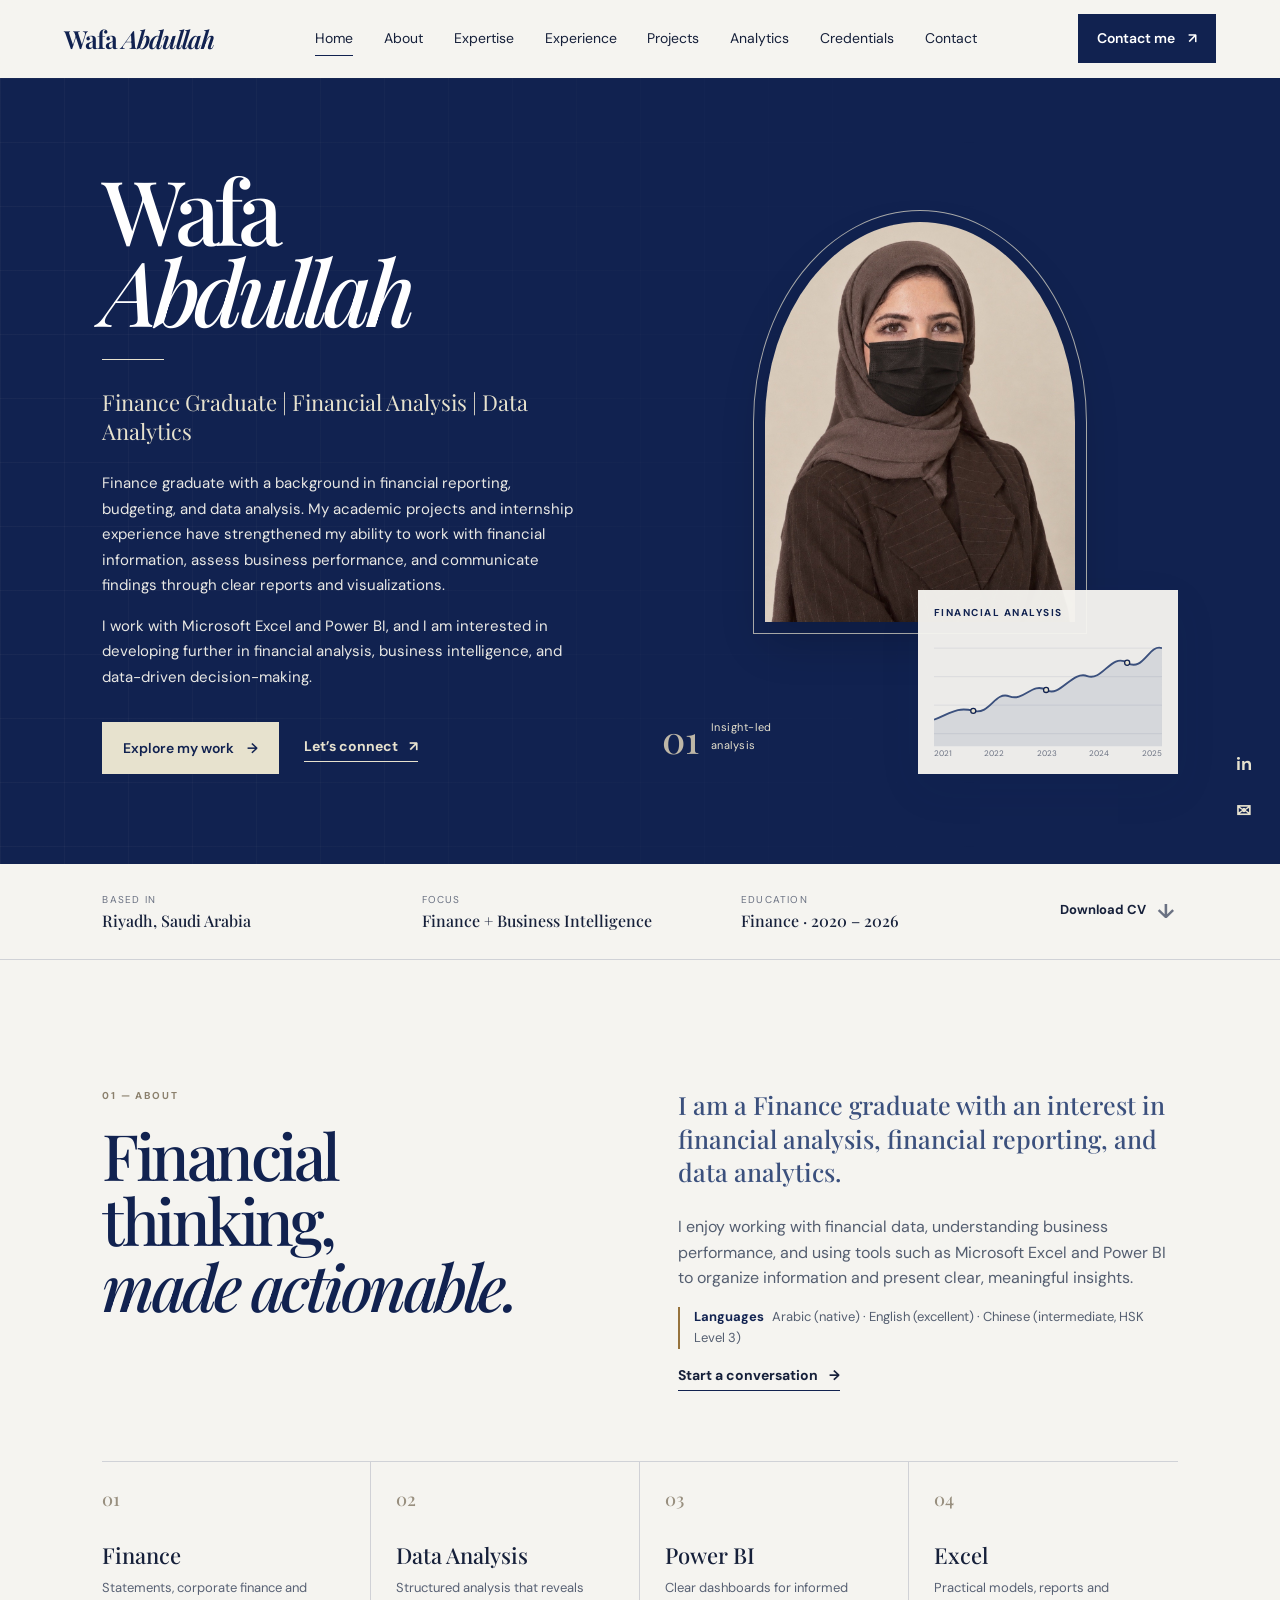
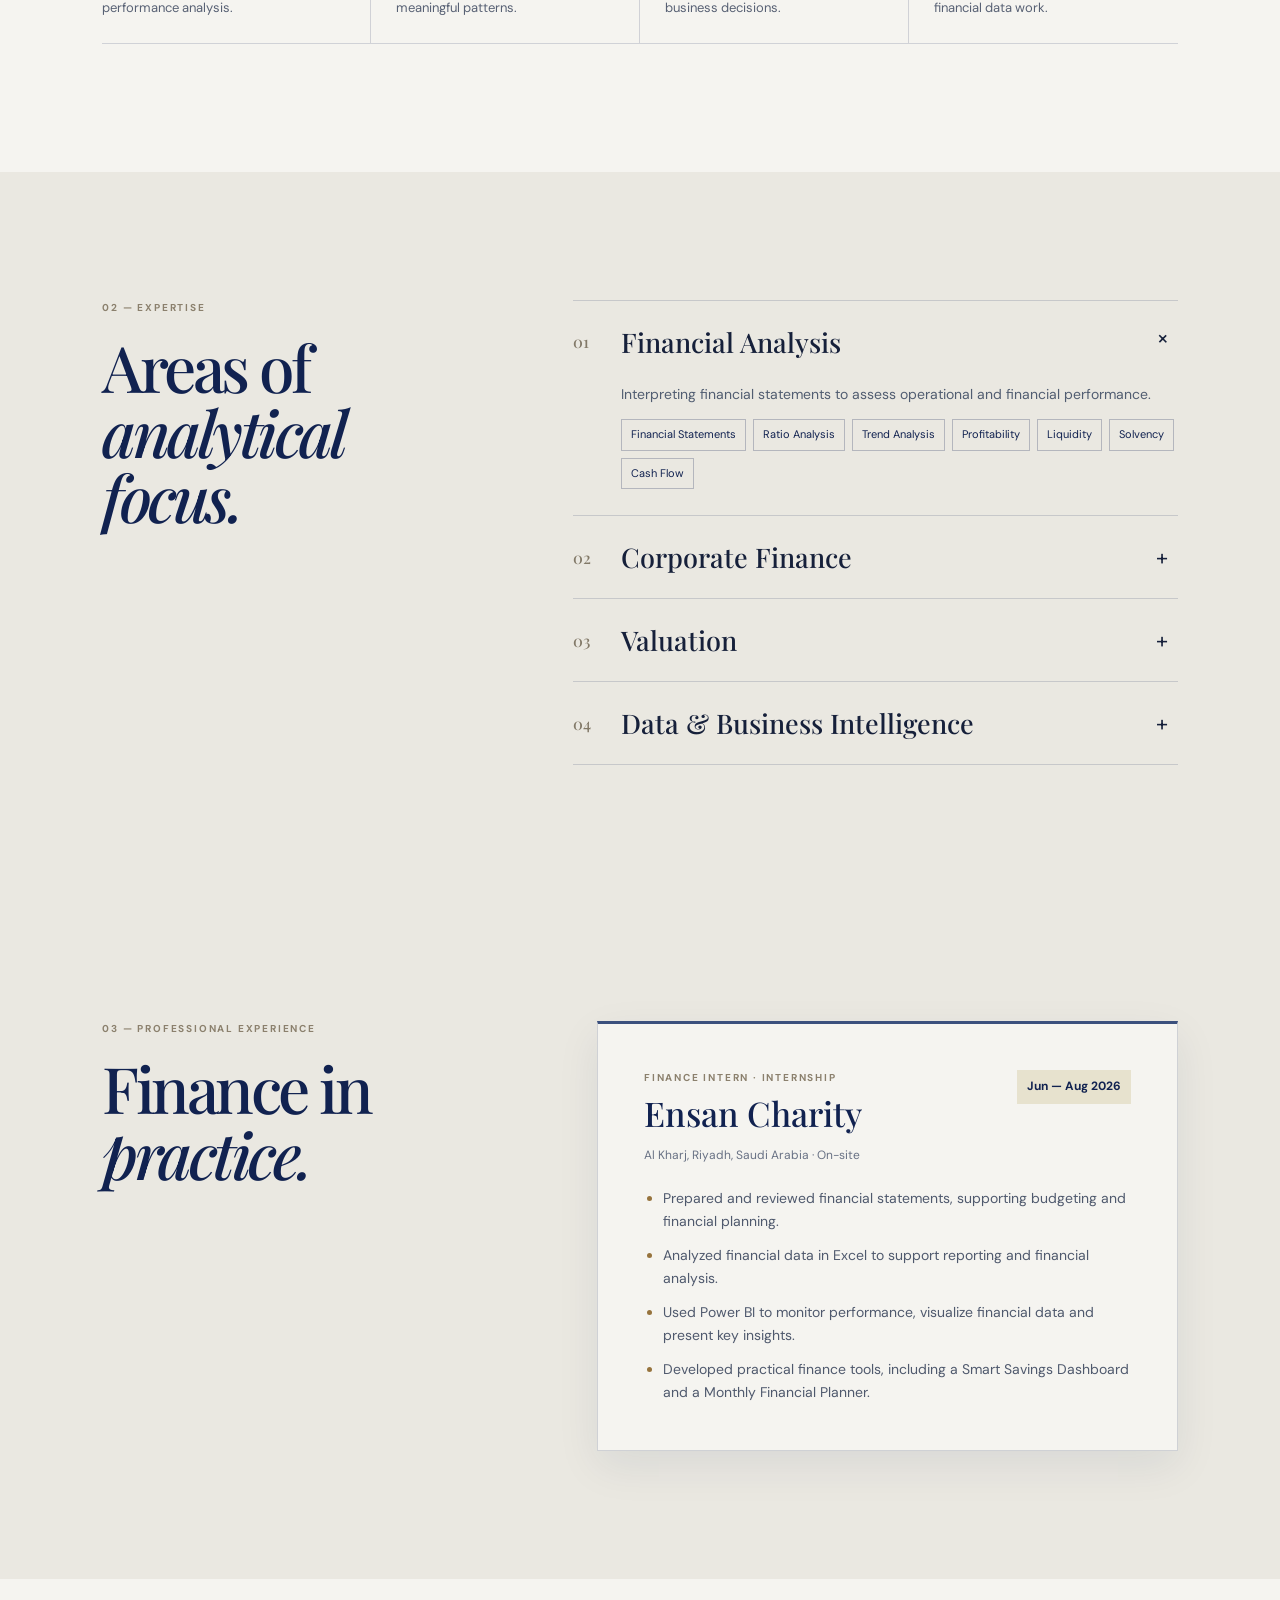
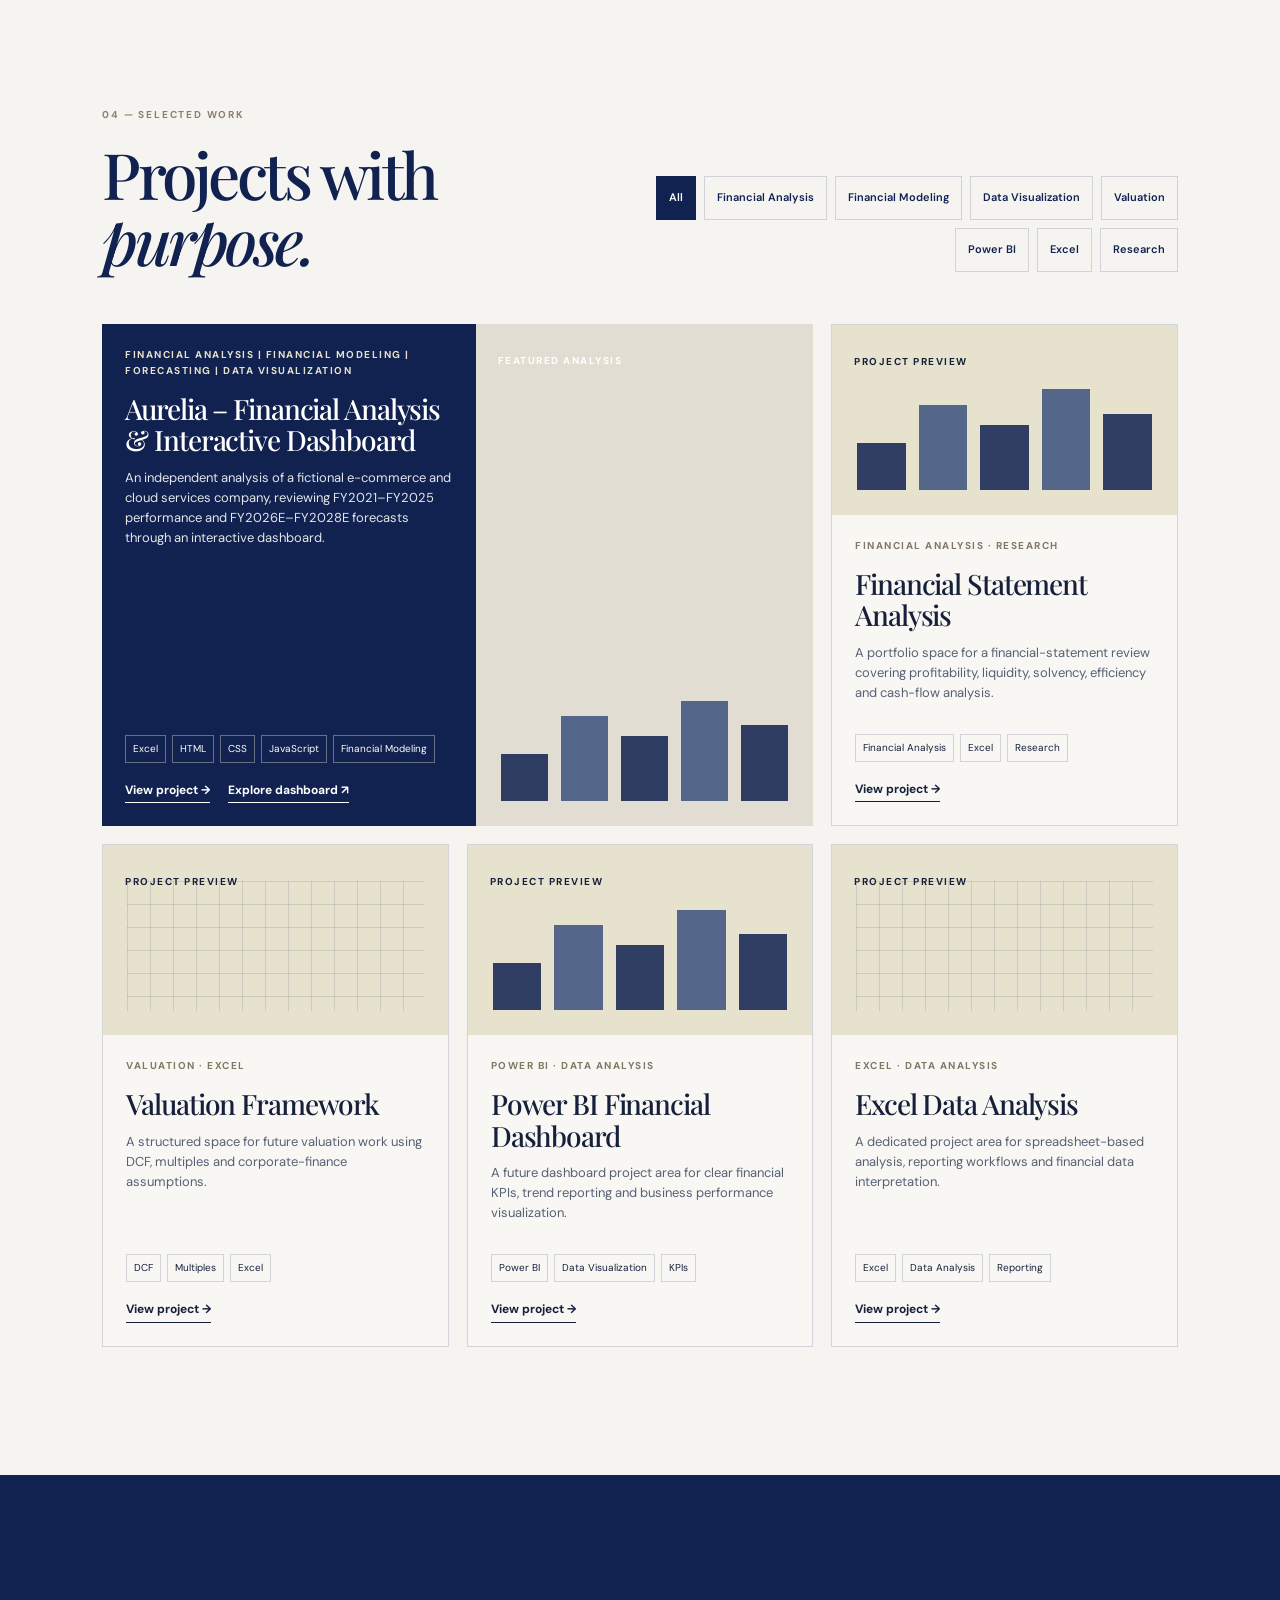
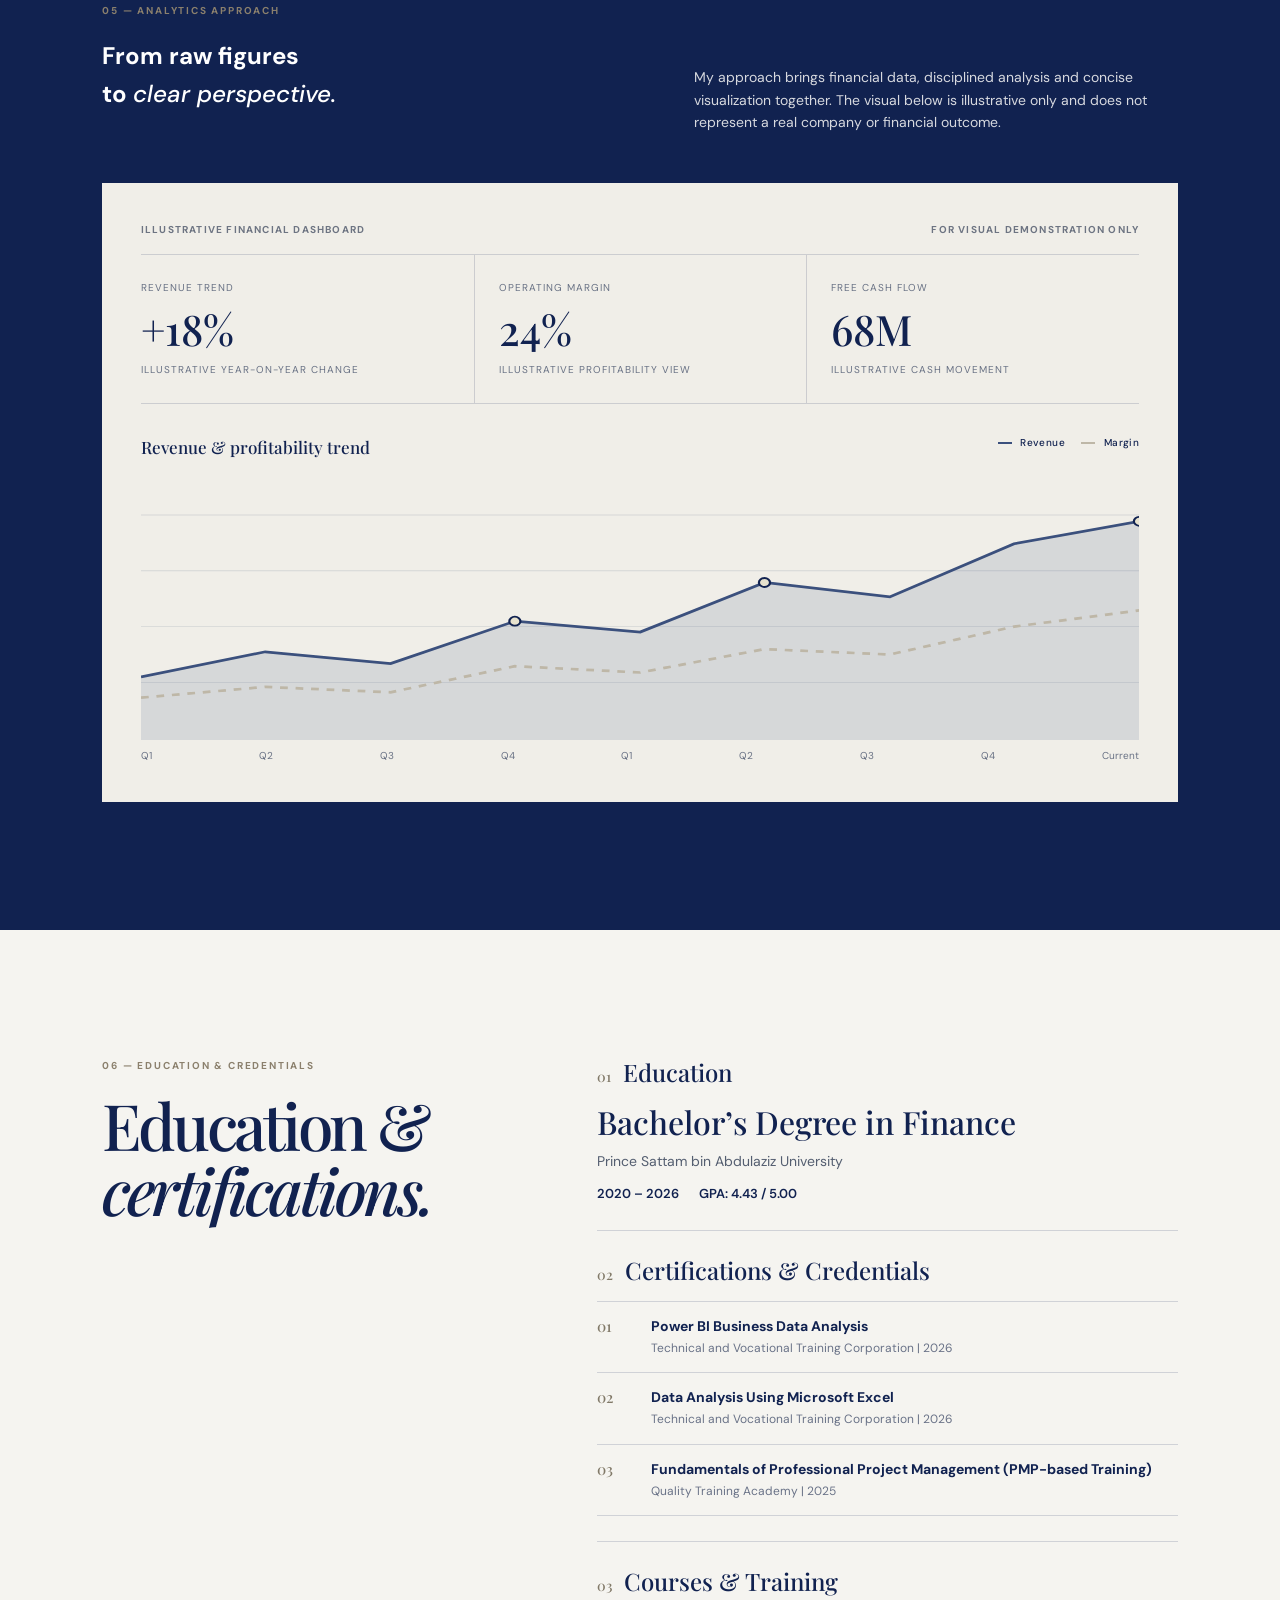
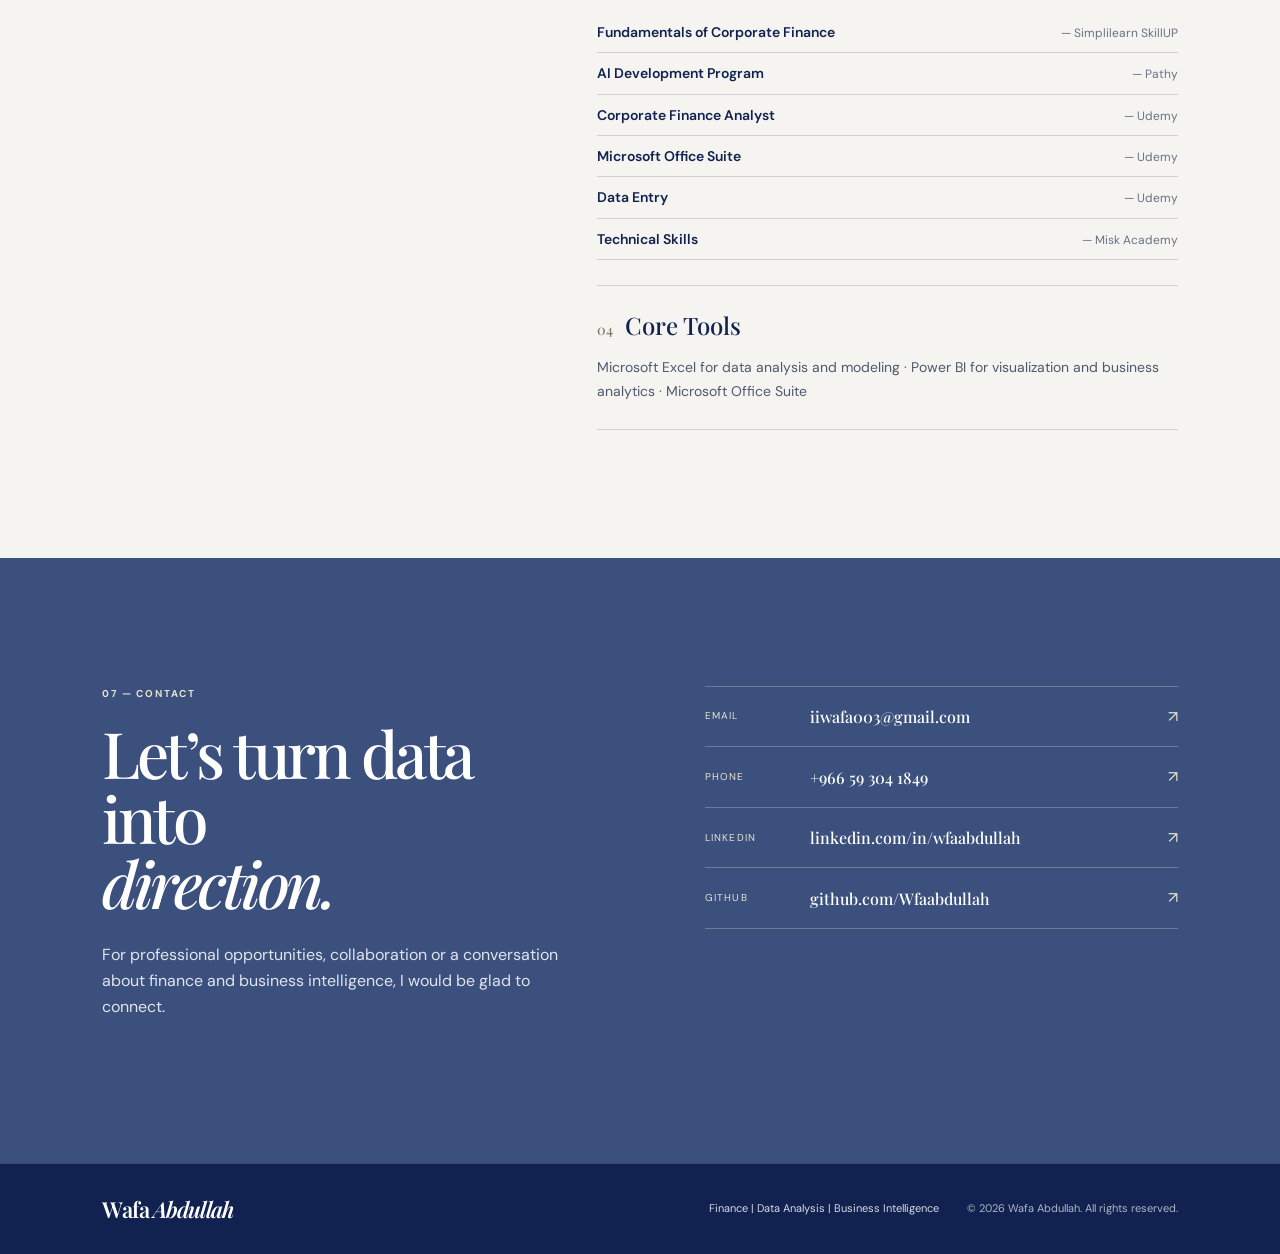
<file: index.html>
<!doctype html>
<html lang="en">
<head>
  <meta charset="UTF-8" />
  <meta name="viewport" content="width=device-width, initial-scale=1.0" />
  <meta name="description" content="Wafa Abdullah — Finance graduate interested in financial analysis, data analytics, and business intelligence." />
  <meta name="keywords" content="Wafa Abdullah, Finance, Data Analysis, Business Intelligence, Power BI, Excel, Financial Analysis" />
  <meta property="og:title" content="Wafa Abdullah | Finance, Data Analysis & Business Intelligence" />
  <meta property="og:description" content="Portfolio of Wafa Abdullah — finance, data analysis and business intelligence." />
  <meta name="theme-color" content="#112250" />
  <title>Wafa Abdullah | Finance, Data Analysis &amp; Business Intelligence</title>
  <link rel="icon" href="data:image/svg+xml,%3Csvg xmlns='http://www.w3.org/2000/svg' viewBox='0 0 100 100'%3E%3Crect width='100' height='100' rx='16' fill='%23112250'/%3E%3Ctext x='50' y='62' text-anchor='middle' font-family='Georgia' font-size='45' fill='%23E7E2CE'%3EWA%3C/text%3E%3C/svg%3E" />
  <link rel="preconnect" href="https://fonts.googleapis.com" />
  <link rel="preconnect" href="https://fonts.gstatic.com" crossorigin />
  <link href="https://fonts.googleapis.com/css2?family=DM+Sans:opsz,wght@9..40,400;9..40,500;9..40,600;9..40,700&family=Playfair+Display:ital,wght@0,500;0,600;0,700;1,500&display=swap" rel="stylesheet" />
  <link rel="stylesheet" href="style.css" />
</head>
<body>
  <a class="skip-link" href="#main">Skip to content</a>
  <header class="site-header" id="top">
    <a class="brand" href="#home" aria-label="Wafa Abdullah, home">Wafa <span>Abdullah</span></a>
    <button class="menu-toggle" type="button" aria-expanded="false" aria-controls="site-nav"><span></span><span></span><span></span><span class="sr-only">Open menu</span></button>
    <nav id="site-nav" aria-label="Primary navigation">
      <a class="active" href="#home">Home</a><a href="#about">About</a><a href="#expertise">Expertise</a><a href="#experience">Experience</a><a href="#projects">Projects</a><a href="#analytics">Analytics</a><a href="#credentials">Credentials</a><a href="#contact">Contact</a>
    </nav>
    <a class="header-contact" href="#contact">Contact me <span aria-hidden="true">↗</span></a>
  </header>

  <main id="main">
    <section class="hero" id="home" aria-labelledby="hero-title">
      <div class="hero-grid" aria-hidden="true"></div>
      <div class="hero-copy reveal">
        <h1 id="hero-title">Wafa<br /><em>Abdullah</em></h1>
        <div class="hero-rule"></div>
        <p class="hero-role">Finance Graduate | Financial Analysis | Data Analytics</p>
        <p class="hero-text">Finance graduate with a background in financial reporting, budgeting, and data analysis. My academic projects and internship experience have strengthened my ability to work with financial information, assess business performance, and communicate findings through clear reports and visualizations.</p>
        <p class="hero-text">I work with Microsoft Excel and Power BI, and I am interested in developing further in financial analysis, business intelligence, and data-driven decision-making.</p>
        <div class="hero-actions"><a class="btn btn-accent" href="#projects">Explore my work <span>→</span></a><a class="text-link light" href="#contact">Let’s connect <span>↗</span></a></div>
      </div>
      <div class="hero-visual reveal">
  <img class="profile-photo" src="profile.jpg" alt="Wafa Abdullah" fetchpriority="high" decoding="async" />
        <div class="chart-card chart-main"><div class="chart-label">Financial analysis</div><svg viewBox="0 0 360 190" aria-hidden="true"><g class="grid-lines"><path d="M0 35H360M0 80H360M0 125H360M0 170H360"/></g><path class="area" d="M0,148 C25,139 35,127 62,134 S96,102 119,111 S155,88 177,101 S218,70 242,79 S280,42 305,58 S340,27 360,35 L360,190 L0,190Z"/><path class="chart-line" d="M0,148 C25,139 35,127 62,134 S96,102 119,111 S155,88 177,101 S218,70 242,79 S280,42 305,58 S340,27 360,35"/><g class="chart-dots"><circle cx="62" cy="134" r="4"/><circle cx="177" cy="101" r="4"/><circle cx="305" cy="58" r="4"/></g></svg><div class="chart-years"><span>2021</span><span>2022</span><span>2023</span><span>2024</span><span>2025</span></div></div>
        <div class="data-note"><span class="note-num">01</span><span>Insight-led<br />analysis</span></div>
      </div>
      <div class="hero-side"><a href="https://www.linkedin.com/in/wfaabdullah" target="_blank" rel="noopener" aria-label="LinkedIn profile">in</a><a href="mailto:iiwafa003@gmail.com" aria-label="Email Wafa">✉</a></div>
    </section>

    <section class="intro-strip" aria-label="Professional summary"><div><span>Based in</span><strong>Riyadh, Saudi Arabia</strong></div><div><span>Focus</span><strong>Finance + Business Intelligence</strong></div><div><span>Education</span><strong>Finance · 2020 – 2026</strong></div><a href="Wafa_Abdullah_CV%2C.pdf" class="download-cv" download="Wafa-Abdullah-CV.pdf" aria-label="Download Wafa Abdullah's CV as a PDF">Download CV <span aria-hidden="true">↓</span></a></section>

    <section class="section about" id="about">
      <div class="section-heading reveal"><p class="eyebrow">01 — About</p><h2>Financial thinking,<br /><em>made actionable.</em></h2></div>
      <div class="about-content reveal"><p class="lead">I am a Finance graduate with an interest in financial analysis, financial reporting, and data analytics.</p><p>I enjoy working with financial data, understanding business performance, and using tools such as Microsoft Excel and Power BI to organize information and present clear, meaningful insights.</p><p class="profile-languages"><strong>Languages</strong> Arabic (native) · English (excellent) · Chinese (intermediate, HSK Level 3)</p><a class="text-link" href="#contact">Start a conversation <span>→</span></a></div>
      <div class="capability-row reveal"><article><span>01</span><h3>Finance</h3><p>Statements, corporate finance and performance analysis.</p></article><article><span>02</span><h3>Data Analysis</h3><p>Structured analysis that reveals meaningful patterns.</p></article><article><span>03</span><h3>Power BI</h3><p>Clear dashboards for informed business decisions.</p></article><article><span>04</span><h3>Excel</h3><p>Practical models, reports and financial data work.</p></article></div>
    </section>

    <section class="section expertise" id="expertise">
      <div class="section-heading reveal"><p class="eyebrow">02 — Expertise</p><h2>Areas of<br /><em>analytical focus.</em></h2></div>
      <div class="expertise-list reveal">
        <details open><summary><span>01</span><h3>Financial Analysis</h3><i>+</i></summary><div class="detail-content"><p>Interpreting financial statements to assess operational and financial performance.</p><div class="tags"><span>Financial Statements</span><span>Ratio Analysis</span><span>Trend Analysis</span><span>Profitability</span><span>Liquidity</span><span>Solvency</span><span>Cash Flow</span></div></div></details>
        <details><summary><span>02</span><h3>Corporate Finance</h3><i>+</i></summary><div class="detail-content"><p>Building an analytical understanding of capital allocation and corporate finance principles.</p><div class="tags"><span>WACC</span><span>CAPM</span><span>Cost of Capital</span><span>Capital Budgeting</span><span>Working Capital</span><span>Free Cash Flow</span></div></div></details>
        <details><summary><span>03</span><h3>Valuation</h3><i>+</i></summary><div class="detail-content"><p>Applying valuation frameworks to support structured investment and corporate finance analysis.</p><div class="tags"><span>DCF</span><span>Dividend Discount Model</span><span>P/E</span><span>EV/EBITDA</span><span>P/B</span><span>P/S</span></div></div></details>
        <details><summary><span>04</span><h3>Data &amp; Business Intelligence</h3><i>+</i></summary><div class="detail-content"><p>Transforming financial data into clear, visual and usable business intelligence.</p><div class="tags"><span>Power BI</span><span>Excel</span><span>Data Visualization</span><span>Dashboard Development</span><span>Financial Modeling</span><span>Data Interpretation</span></div></div></details>
      </div>
    </section>

    <section class="section experience" id="experience" aria-labelledby="experience-title">
      <div class="section-heading reveal"><p class="eyebrow">03 — Professional experience</p><h2 id="experience-title">Finance in<br /><em>practice.</em></h2></div>
      <article class="experience-card reveal">
        <div class="experience-card-heading"><div><p class="eyebrow">Finance Intern · Internship</p><h3>Ensan Charity</h3></div><span class="experience-dates">Jun — Aug 2026</span></div>
        <p class="experience-location">Al Kharj, Riyadh, Saudi Arabia · On-site</p>
        <ul>
          <li>Prepared and reviewed financial statements, supporting budgeting and financial planning.</li>
          <li>Analyzed financial data in Excel to support reporting and financial analysis.</li>
          <li>Used Power BI to monitor performance, visualize financial data and present key insights.</li>
          <li>Developed practical finance tools, including a Smart Savings Dashboard and a Monthly Financial Planner.</li>
        </ul>
      </article>
    </section>

    <section class="section projects" id="projects">
      <div class="projects-top reveal"><div class="section-heading"><p class="eyebrow">04 — Selected work</p><h2>Projects with<br /><em>purpose.</em></h2></div><div class="project-filters" aria-label="Filter projects"><button class="filter active" data-filter="all">All</button><button class="filter" data-filter="financial-analysis">Financial Analysis</button><button class="filter" data-filter="financial-modeling">Financial Modeling</button><button class="filter" data-filter="data-visualization">Data Visualization</button><button class="filter" data-filter="valuation">Valuation</button><button class="filter" data-filter="power-bi">Power BI</button><button class="filter" data-filter="excel">Excel</button><button class="filter" data-filter="research">Research</button></div></div>
      <div id="projects-grid" class="projects-grid" aria-live="polite"></div>
    </section>

    <section class="section analytics" id="analytics">
      <div class="analytics-intro reveal"><p class="eyebrow">05 — Analytics approach</p><h2>From raw figures<br />to <em>clear perspective.</em></h2><p>My approach brings financial data, disciplined analysis and concise visualization together. The visual below is illustrative only and does not represent a real company or financial outcome.</p></div>
      <div class="analytics-board reveal"><div class="board-header"><span>Illustrative financial dashboard</span><span>For visual demonstration only</span></div><div class="kpi-row"><div><span>Revenue trend</span><strong>+<b data-count="18">0</b>%</strong><small>Illustrative year-on-year change</small></div><div><span>Operating margin</span><strong><b data-count="24">0</b>%</strong><small>Illustrative profitability view</small></div><div><span>Free cash flow</span><strong><b data-count="68">0</b>M</strong><small>Illustrative cash movement</small></div></div><div class="large-chart"><div class="chart-title"><span>Revenue &amp; profitability trend</span><span class="legend"><i></i> Revenue <i class="line-two"></i> Margin</span></div><svg viewBox="0 0 900 300" preserveAspectRatio="none" aria-label="Illustrative line chart"><g class="chart-grid"><path d="M0 50H900M0 112H900M0 174H900M0 236H900"/></g><path class="revenue-area" d="M0 230 L112 202 L225 215 L337 168 L450 180 L562 125 L675 141 L787 82 L900 57 V300 H0Z"/><polyline class="revenue-line draw-line" points="0,230 112,202 225,215 337,168 450,180 562,125 675,141 787,82 900,57"/><polyline class="margin-line draw-line" points="0,253 112,241 225,247 337,218 450,225 562,199 675,205 787,174 900,156"/><g class="point-set"><circle cx="337" cy="168" r="5"/><circle cx="562" cy="125" r="5"/><circle cx="900" cy="57" r="5"/></g></svg><div class="chart-axis"><span>Q1</span><span>Q2</span><span>Q3</span><span>Q4</span><span>Q1</span><span>Q2</span><span>Q3</span><span>Q4</span><span>Current</span></div></div></div>
    </section>

    <section class="section credentials" id="credentials" aria-labelledby="credentials-title">
      <div class="section-heading reveal"><p class="eyebrow">06 — Education &amp; credentials</p><h2 id="credentials-title">Education &amp;<br /><em>certifications.</em></h2></div>
      <div class="credential-sequence reveal">
        <section class="credential-group education-entry" aria-labelledby="education-group-title">
          <h3 class="credential-group-title" id="education-group-title"><span class="credential-section-number">01</span>Education</h3>
          <h4 class="education-degree">Bachelor’s Degree in Finance</h4>
          <p class="education-institution">Prince Sattam bin Abdulaziz University</p>
          <p class="education-meta"><span>2020 – 2026</span><span>GPA: 4.43 / 5.00</span></p>
        </section>
        <section class="credential-group" aria-labelledby="certifications-group-title">
          <h3 class="credential-group-title" id="certifications-group-title"><span class="credential-section-number">02</span>Certifications &amp; Credentials</h3>
          <ol class="cert-list">
            <li><div><h4>Power BI Business Data Analysis</h4><p>Technical and Vocational Training Corporation | 2026</p></div></li>
            <li><div><h4>Data Analysis Using Microsoft Excel</h4><p>Technical and Vocational Training Corporation | 2026</p></div></li>
            <li><div><h4>Fundamentals of Professional Project Management (PMP-based Training)</h4><p>Quality Training Academy | 2025</p></div></li>
          </ol>
        </section>
        <section class="credential-group" aria-labelledby="courses-group-title">
          <h3 class="credential-group-title" id="courses-group-title"><span class="credential-section-number">03</span>Courses &amp; Training</h3>
          <ul class="course-list">
            <li><span class="course-name">Fundamentals of Corporate Finance</span><span class="course-provider">— Simplilearn SkillUP</span></li>
            <li><span class="course-name">AI Development Program</span><span class="course-provider">— Pathy</span></li>
            <li><span class="course-name">Corporate Finance Analyst</span><span class="course-provider">— Udemy</span></li>
            <li><span class="course-name">Microsoft Office Suite</span><span class="course-provider">— Udemy</span></li>
            <li><span class="course-name">Data Entry</span><span class="course-provider">— Udemy</span></li>
            <li><span class="course-name">Technical Skills</span><span class="course-provider">— Misk Academy</span></li>
          </ul>
        </section>
        <section class="credential-group core-tools-group" aria-labelledby="core-tools-title">
          <h3 class="credential-group-title" id="core-tools-title"><span class="credential-section-number">04</span>Core Tools</h3>
          <p class="core-tools-text">Microsoft Excel for data analysis and modeling · Power BI for visualization and business analytics · Microsoft Office Suite</p>
        </section>
      </div>
    </section>

    <section class="contact" id="contact"><div class="contact-grid"><div class="reveal"><p class="eyebrow light">07 — Contact</p><h2>Let’s turn data into<br /><em>direction.</em></h2><p>For professional opportunities, collaboration or a conversation about finance and business intelligence, I would be glad to connect.</p></div><div class="contact-details reveal"><a href="mailto:iiwafa003@gmail.com"><span>Email</span><strong>iiwafa003@gmail.com</strong><i>↗</i></a><a href="tel:+966593041849"><span>Phone</span><strong>+966 59 304 1849</strong><i>↗</i></a><a href="https://www.linkedin.com/in/wfaabdullah" target="_blank" rel="noopener"><span>LinkedIn</span><strong>linkedin.com/in/wfaabdullah</strong><i>↗</i></a><a href="https://github.com/Wfaabdullah" target="_blank" rel="noopener"><span>GitHub</span><strong>github.com/Wfaabdullah</strong><i>↗</i></a></div></div></section>
  </main>
  <footer><a class="brand" href="#home">Wafa <span>Abdullah</span></a><p>Finance | Data Analysis | Business Intelligence</p><p>© <span id="year"></span> Wafa Abdullah. All rights reserved.</p></footer>
  <script src="projects.js"></script><script src="script.js"></script>
</body>
</html>
</file>
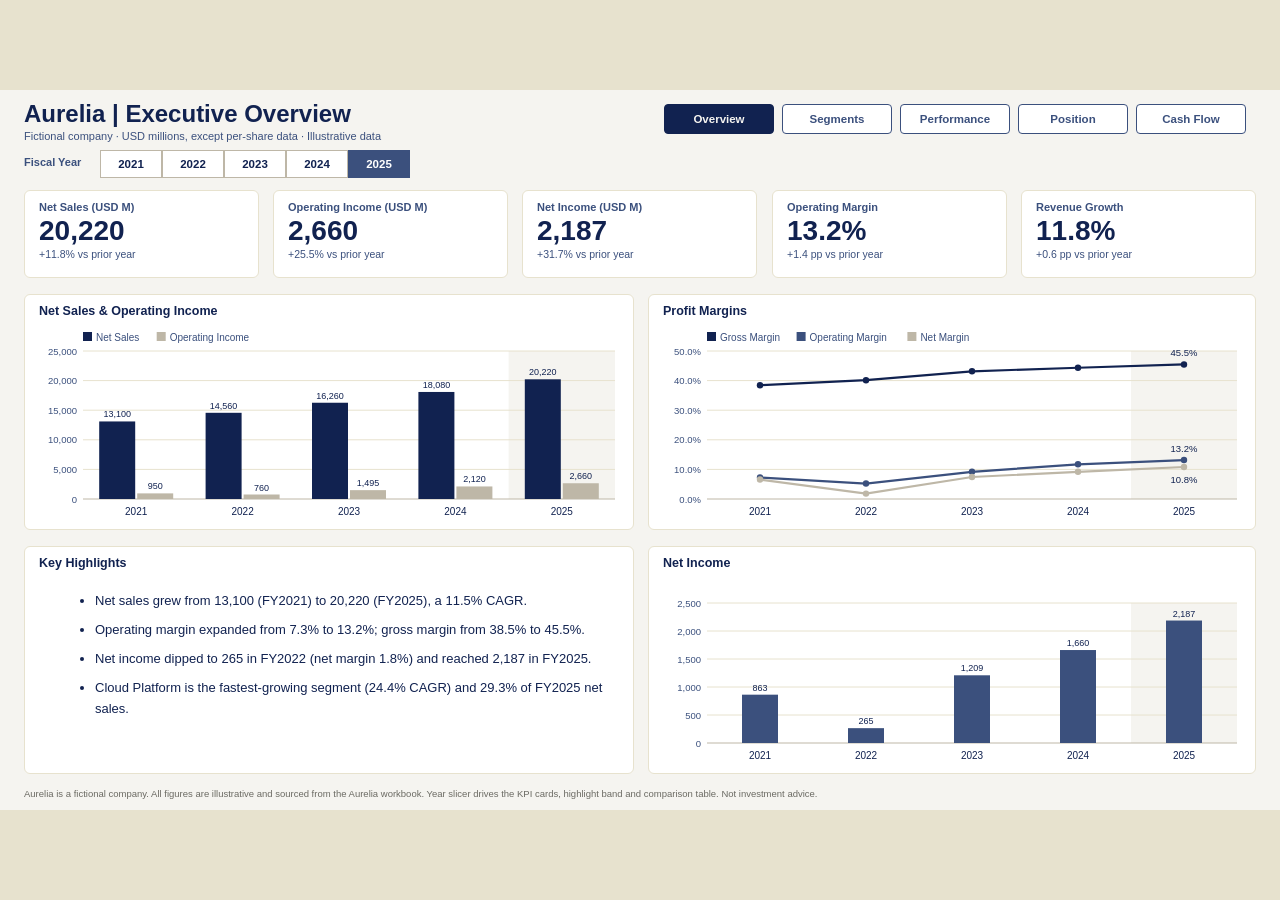
<file: Aurelia Dashboard Prototype.html>
<!DOCTYPE html><html lang='en'><head><meta charset='utf-8'><title>Aurelia Financial Dashboard – Power BI Prototype</title><style>
*{box-sizing:border-box;margin:0}body{background:#E7E2CE;font-family:'Segoe UI',Arial,sans-serif;color:#112250;overflow:hidden}
#stage{position:absolute;left:0;top:0;width:1280px;height:720px;background:#F5F4F0;transform-origin:0 0;overflow:hidden}
.abs{position:absolute}.card,.vis{position:absolute;background:#fff;border:1px solid #E7E2CE;border-radius:6px}
.card{padding:10px 14px}.card .l{font-size:11px;color:#3B507D;font-weight:600}.card .v{font-size:28px;font-weight:600;line-height:1.25}.card .s{font-size:10.5px;color:#3B507D}
.vt{position:absolute;left:14px;top:9px;font-size:12.5px;font-weight:600}.vis svg{position:absolute;left:8px;top:32px}
h1{position:absolute;left:24px;top:10px;font-size:24px;font-weight:600}.sub{position:absolute;left:24px;top:40px;font-size:11px;color:#3B507D}
.nav{position:absolute;top:14px;height:30px;width:122px;border:1px solid #3B507D;border-radius:4px;background:#fff;color:#3B507D;font:600 11.5px 'Segoe UI',Arial;cursor:pointer}
.nav.on{background:#112250;color:#F5F4F0;border-color:#112250}
.sl{position:absolute;top:60px;height:28px;width:62px;border:1px solid #BEB7A7;background:#fff;color:#112250;font:600 11.5px 'Segoe UI',Arial;cursor:pointer}
.sl.on{background:#3B507D;color:#fff;border-color:#3B507D}.sll{position:absolute;left:24px;top:66px;font-size:11px;color:#3B507D;font-weight:600}
.foot{position:absolute;left:24px;top:698px;font-size:9.5px;color:#6b6a63}ul{margin:44px 18px 0 30px;font-size:13px;line-height:1.55}li{margin-bottom:9px}
table{position:absolute;left:14px;top:44px;width:calc(100% - 28px);border-collapse:collapse;font-size:12.5px}th{background:#112250;color:#F5F4F0;padding:7px 10px;text-align:right;font-weight:600}
td{padding:9px 10px;text-align:right;border-bottom:1px solid #E7E2CE}th:first-child,td:first-child{text-align:left}
</style></head><body><div id='stage'></div><script>
const C={"pages":[{"name":"Executive Overview","short":"Overview","cards":[{"x":24,"y":100,"w":235,"h":88,"label":"Net Sales (USD M)","fmt":"n0","values":{"2021":13100,"2022":14560,"2023":16260,"2024":18080,"2025":20220},"subs":{"2021":"Base year","2022":"+11.1% vs prior year","2023":"+11.7% vs prior year","2024":"+11.2% vs prior year","2025":"+11.8% vs prior year"},"dax":"[Net Sales (Sel)], [Net Sales YoY %]"},{"x":273,"y":100,"w":235,"h":88,"label":"Operating Income (USD M)","fmt":"n0","values":{"2021":950,"2022":760,"2023":1495,"2024":2120,"2025":2660},"subs":{"2021":"Base year","2022":"-20.0% vs prior year","2023":"+96.7% vs prior year","2024":"+41.8% vs prior year","2025":"+25.5% vs prior year"},"dax":"[Operating Income (Sel)], [Operating Income YoY %]"},{"x":522,"y":100,"w":235,"h":88,"label":"Net Income (USD M)","fmt":"n0","values":{"2021":863,"2022":265,"2023":1209,"2024":1660,"2025":2187},"subs":{"2021":"Base year","2022":"-69.3% vs prior year","2023":"+356.2% vs prior year","2024":"+37.3% vs prior year","2025":"+31.7% vs prior year"},"dax":"[Net Income (Sel)], [Net Income YoY %]"},{"x":772,"y":100,"w":235,"h":88,"label":"Operating Margin","fmt":"p1","values":{"2021":0.07251908396946564,"2022":0.0521978021978022,"2023":0.09194341943419435,"2024":0.1172566371681416,"2025":0.13155291790306628},"subs":{"2021":"Base year","2022":"-2.0 pp vs prior year","2023":"+4.0 pp vs prior year","2024":"+2.5 pp vs prior year","2025":"+1.4 pp vs prior year"},"dax":"[Operating Margin (Sel)], [Operating Margin PP Change]"},{"x":1021,"y":100,"w":235,"h":88,"label":"Revenue Growth","fmt":"p1","values":{"2021":null,"2022":0.11145038167938925,"2023":0.11675824175824179,"2024":0.11193111931119315,"2025":0.11836283185840712},"subs":{"2021":"n/a","2022":"n/a","2023":"+0.5 pp vs prior year","2024":"-0.5 pp vs prior year","2025":"+0.6 pp vs prior year"},"dax":"[Net Sales Growth (Sel)], [Net Sales Growth PP Change]"}],"visuals":[{"t":"col","title":"Net Sales & Operating Income","x":24,"y":204,"w":610,"h":236,"cats":["2021","2022","2023","2024","2025"],"series":[{"name":"Net Sales","color":"#112250","values":[13100,14560,16260,18080,20220],"stroke":null},{"name":"Operating Income","color":"#BEB7A7","values":[950,760,1495,2120,2660],"stroke":null}],"fmt":"n0","fields":"Axis: Dim_Year[YearLabel]; Values: [Net Sales], [Operating Income]"},{"t":"line","title":"Profit Margins","x":648,"y":204,"w":608,"h":236,"cats":["2021","2022","2023","2024","2025"],"series":[{"name":"Gross Margin","color":"#112250","values":[0.3845038167938931,0.4013049450549451,0.4314883148831488,0.44341814159292037,0.45450049455984176],"stroke":null},{"name":"Operating Margin","color":"#3B507D","values":[0.07251908396946564,0.0521978021978022,0.09194341943419435,0.1172566371681416,0.13155291790306628],"stroke":null},{"name":"Net Margin","color":"#BEB7A7","values":[0.06587786259541985,0.018200549450549452,0.07435424354243543,0.0918141592920354,0.10816023738872403],"stroke":null}],"fmt":"p1","fields":"Axis: Dim_Year[YearLabel]; Values: [Gross Margin], [Operating Margin], [Net Margin]"},{"t":"text","title":"Key Highlights","x":24,"y":456,"w":610,"h":228,"cats":["2021","2022","2023","2024","2025"],"series":[],"fmt":"n0","fields":"4 Text boxes (static) or Card (new) with [Highlight 1..4] measures","bullets":["Net sales grew from 13,100 (FY2021) to 20,220 (FY2025), a 11.5% CAGR.","Operating margin expanded from 7.3% to 13.2%; gross margin from 38.5% to 45.5%.","Net income dipped to 265 in FY2022 (net margin 1.8%) and reached 2,187 in FY2025.","Cloud Platform is the fastest-growing segment (24.4% CAGR) and 29.3% of FY2025 net sales."]},{"t":"col","title":"Net Income","x":648,"y":456,"w":608,"h":228,"cats":["2021","2022","2023","2024","2025"],"series":[{"name":"Net Income","color":"#3B507D","values":[863,265,1209,1660,2187],"stroke":null}],"fmt":"n0","fields":"Axis: Dim_Year[YearLabel]; Values: [Net Income]"}]},{"name":"Revenue & Business Segments","short":"Segments","cards":[{"x":24,"y":100,"w":298,"h":88,"label":"Domestic Retail Sales","fmt":"n0","values":{"2021":7480,"2022":8120,"2023":8790,"2024":9410,"2025":10050},"subs":{"2021":"Base year","2022":"+8.6% vs prior year","2023":"+8.3% vs prior year","2024":"+7.1% vs prior year","2025":"+6.8% vs prior year"},"dax":"[Domestic Retail Sales (Sel)], [Domestic Retail Sales YoY %]"},{"x":336,"y":100,"w":298,"h":88,"label":"International Retail Sales","fmt":"n0","values":{"2021":3150,"2022":3290,"2023":3610,"2024":3880,"2025":4250},"subs":{"2021":"Base year","2022":"+4.4% vs prior year","2023":"+9.7% vs prior year","2024":"+7.5% vs prior year","2025":"+9.5% vs prior year"},"dax":"[International Retail Sales (Sel)], [International Retail Sales YoY %]"},{"x":647,"y":100,"w":298,"h":88,"label":"Cloud Platform Sales","fmt":"n0","values":{"2021":2470,"2022":3150,"2023":3860,"2024":4790,"2025":5920},"subs":{"2021":"Base year","2022":"+27.5% vs prior year","2023":"+22.5% vs prior year","2024":"+24.1% vs prior year","2025":"+23.6% vs prior year"},"dax":"[Cloud Platform Sales (Sel)], [Cloud Platform Sales YoY %]"},{"x":958,"y":100,"w":298,"h":88,"label":"Cloud % of Net Sales","fmt":"p1","values":{"2021":0.18854961832061068,"2022":0.21634615384615385,"2023":0.23739237392373924,"2024":0.2649336283185841,"2025":0.29277942631058357},"subs":{"2021":"Base year","2022":"+2.8 pp vs prior year","2023":"+2.1 pp vs prior year","2024":"+2.8 pp vs prior year","2025":"+2.8 pp vs prior year"},"dax":"[Cloud Share (Sel)], [Cloud Share PP Change]"}],"visuals":[{"t":"stack","title":"Net Sales by Segment","x":24,"y":204,"w":610,"h":236,"cats":["2021","2022","2023","2024","2025"],"series":[{"name":"Domestic Retail","color":"#112250","values":[7480,8120,8790,9410,10050],"stroke":null},{"name":"International Retail","color":"#BEB7A7","values":[3150,3290,3610,3880,4250],"stroke":null},{"name":"Cloud Platform","color":"#3B507D","values":[2470,3150,3860,4790,5920],"stroke":null}],"fmt":"n0","fields":"Axis: Dim_Year[YearLabel]; Values: [Domestic Retail Sales], [International Retail Sales], [Cloud Platform Sales]"},{"t":"stack","title":"Segment Contribution (% of Net Sales)","x":648,"y":204,"w":608,"h":236,"cats":["2021","2022","2023","2024","2025"],"series":[{"name":"Domestic Retail","color":"#112250","values":[0.5709923664122137,0.5576923076923077,0.540590405904059,0.5204646017699115,0.4970326409495549],"stroke":null},{"name":"International Retail","color":"#BEB7A7","values":[0.24045801526717558,0.22596153846153846,0.2220172201722017,0.21460176991150443,0.21018793273986153],"stroke":null},{"name":"Cloud Platform","color":"#3B507D","values":[0.18854961832061068,0.21634615384615385,0.23739237392373924,0.2649336283185841,0.29277942631058357],"stroke":null}],"fmt":"p1","fields":"Axis: Dim_Year[YearLabel]; Values: [Domestic Share], [International Share], [Cloud Share]","pct":true},{"t":"line","title":"Net Sales Growth by Segment","x":24,"y":456,"w":396,"h":228,"cats":["2022","2023","2024","2025"],"series":[{"name":"Domestic Retail","color":"#112250","values":[0.0855614973262031,0.08251231527093594,0.07053469852104666,0.0680127523910734],"stroke":null},{"name":"International Retail","color":"#BEB7A7","values":[0.04444444444444451,0.09726443768996962,0.07479224376731297,0.09536082474226815],"stroke":null},{"name":"Cloud Platform","color":"#3B507D","values":[0.2753036437246963,0.22539682539682548,0.2409326424870466,0.2359081419624216],"stroke":null}],"fmt":"p1","fields":"Axis: Dim_Year[YearLabel] (2022-2025); Values: [Domestic Sales Growth], [International Sales Growth], [Cloud Sales Growth]"},{"t":"col","title":"Segment Operating Income","x":442,"y":456,"w":396,"h":228,"cats":["2021","2022","2023","2024","2025"],"series":[{"name":"Domestic Retail","color":"#112250","values":[460,190,600,820,960],"stroke":null},{"name":"International Retail","color":"#BEB7A7","values":[-100,-190,-45,70,150],"stroke":null},{"name":"Cloud Platform","color":"#3B507D","values":[590,760,940,1230,1550],"stroke":null}],"fmt":"n0","fields":"Axis: Dim_Year[YearLabel]; Values: [Domestic Operating Income], [International Operating Income], [Cloud Operating Income]"},{"t":"line","title":"Segment Operating Margin","x":860,"y":456,"w":396,"h":228,"cats":["2021","2022","2023","2024","2025"],"series":[{"name":"Domestic Retail","color":"#112250","values":[0.06149732620320856,0.023399014778325122,0.06825938566552901,0.0871413390010627,0.0955223880597015],"stroke":null},{"name":"International Retail","color":"#BEB7A7","values":[-0.031746031746031744,-0.057750759878419454,-0.012465373961218837,0.01804123711340206,0.03529411764705882],"stroke":null},{"name":"Cloud Platform","color":"#3B507D","values":[0.2388663967611336,0.24126984126984127,0.24352331606217617,0.2567849686847599,0.26182432432432434],"stroke":null}],"fmt":"p1","fields":"Axis: Dim_Year[YearLabel]; Values: [Domestic Operating Margin], [International Operating Margin], [Cloud Operating Margin]"}]},{"name":"Financial Performance","short":"Performance","cards":[{"x":24,"y":100,"w":235,"h":88,"label":"Gross Margin","fmt":"p1","values":{"2021":0.3845038167938931,"2022":0.4013049450549451,"2023":0.4314883148831488,"2024":0.44341814159292037,"2025":0.45450049455984176},"subs":{"2021":"Base year","2022":"+1.7 pp vs prior year","2023":"+3.0 pp vs prior year","2024":"+1.2 pp vs prior year","2025":"+1.1 pp vs prior year"},"dax":"[Gross Margin (Sel)], [Gross Margin PP Change]"},{"x":273,"y":100,"w":235,"h":88,"label":"Operating Margin","fmt":"p1","values":{"2021":0.07251908396946564,"2022":0.0521978021978022,"2023":0.09194341943419435,"2024":0.1172566371681416,"2025":0.13155291790306628},"subs":{"2021":"Base year","2022":"-2.0 pp vs prior year","2023":"+4.0 pp vs prior year","2024":"+2.5 pp vs prior year","2025":"+1.4 pp vs prior year"},"dax":"[Operating Margin (Sel)], [Operating Margin PP Change]"},{"x":522,"y":100,"w":235,"h":88,"label":"Net Margin","fmt":"p1","values":{"2021":0.06587786259541985,"2022":0.018200549450549452,"2023":0.07435424354243543,"2024":0.0918141592920354,"2025":0.10816023738872403},"subs":{"2021":"Base year","2022":"-4.8 pp vs prior year","2023":"+5.6 pp vs prior year","2024":"+1.7 pp vs prior year","2025":"+1.6 pp vs prior year"},"dax":"[Net Margin (Sel)], [Net Margin PP Change]"},{"x":772,"y":100,"w":235,"h":88,"label":"Operating Expenses (USD M)","fmt":"n0","values":{"2021":4087,"2022":5083,"2023":5521,"2024":5897,"2025":6530},"subs":{"2021":"Base year","2022":"+24.4% vs prior year","2023":"+8.6% vs prior year","2024":"+6.8% vs prior year","2025":"+10.7% vs prior year"},"dax":"[Operating Expenses (Sel)], [Operating Expenses YoY %]"},{"x":1021,"y":100,"w":235,"h":88,"label":"Diluted EPS","fmt":"e2","values":{"2021":0.825047801147228,"2022":0.251423149905123,"2023":1.13949104618285,"2024":1.5499533146592,"2025":2.02125693160813},"subs":{"2021":"Base year","2022":"-69.5% vs prior year","2023":"+353.2% vs prior year","2024":"+36.0% vs prior year","2025":"+30.4% vs prior year"},"dax":"[Diluted EPS (Sel)], [Diluted EPS YoY %]"}],"visuals":[{"t":"col","title":"Net Sales & Gross Profit","x":24,"y":204,"w":610,"h":236,"cats":["2021","2022","2023","2024","2025"],"series":[{"name":"Net Sales","color":"#112250","values":[13100,14560,16260,18080,20220],"stroke":null},{"name":"Gross Profit","color":"#BEB7A7","values":[5037,5843,7016,8017,9190],"stroke":null}],"fmt":"n0","fields":"Axis: Dim_Year[YearLabel]; Values: [Net Sales], [Gross Profit]"},{"t":"stack","title":"Operating Expenses by Type","x":648,"y":204,"w":608,"h":236,"cats":["2021","2022","2023","2024","2025"],"series":[{"name":"Fulfillment","color":"#112250","values":[1782,2082,2244,2441,2709],"stroke":null},{"name":"Technology & platform","color":"#3B507D","values":[1284,1645,1886,2025,2224],"stroke":null},{"name":"Sales & marketing","color":"#BEB7A7","values":[786,1005,1073,1139,1233],"stroke":null},{"name":"G&A","color":"#E7E2CE","values":[223,291,293,307,324],"stroke":"#BEB7A7"},{"name":"Other","color":"#8C8575","values":[12,60,25,-15,40],"stroke":null}],"fmt":"n0","fields":"Axis: Dim_Year[YearLabel]; Values: [Fulfillment], [Technology & Platform], [Sales & Marketing], [G&A], [Other Operating Expense]"},{"t":"col","title":"Operating Income & Net Income","x":24,"y":456,"w":610,"h":228,"cats":["2021","2022","2023","2024","2025"],"series":[{"name":"Operating Income","color":"#112250","values":[950,760,1495,2120,2660],"stroke":null},{"name":"Net Income","color":"#BEB7A7","values":[863,265,1209,1660,2187],"stroke":null}],"fmt":"n0","fields":"Axis: Dim_Year[YearLabel]; Values: [Operating Income], [Net Income]"},{"t":"matrix","title":"Year-over-Year Comparison","x":648,"y":456,"w":608,"h":228,"cats":["2021","2022","2023","2024","2025"],"series":[],"fmt":"n0","fields":"Rows: Dim_Metric[Metric]; Values: [YoY Selected], [YoY Prior], [YoY Change %]"}]},{"name":"Financial Position","short":"Position","cards":[{"x":24,"y":100,"w":235,"h":88,"label":"Total Assets (USD M)","fmt":"n0","values":{"2021":17590,"2022":19295,"2023":21184,"2024":23344,"2025":27771},"subs":{"2021":"Base year","2022":"+9.7% vs prior year","2023":"+9.8% vs prior year","2024":"+10.2% vs prior year","2025":"+19.0% vs prior year"},"dax":"[Total Assets (Sel)], [Total Assets YoY %]"},{"x":273,"y":100,"w":235,"h":88,"label":"Total Liabilities (USD M)","fmt":"n0","values":{"2021":11090,"2022":12270,"2023":12790,"2024":13260,"2025":15390},"subs":{"2021":"Base year","2022":"+10.6% vs prior year","2023":"+4.2% vs prior year","2024":"+3.7% vs prior year","2025":"+16.1% vs prior year"},"dax":"[Total Liabilities (Sel)], [Total Liabilities YoY %]"},{"x":522,"y":100,"w":235,"h":88,"label":"Total Equity (USD M)","fmt":"n0","values":{"2021":6500,"2022":7025,"2023":8394,"2024":10084,"2025":12381},"subs":{"2021":"Base year","2022":"+8.1% vs prior year","2023":"+19.5% vs prior year","2024":"+20.1% vs prior year","2025":"+22.8% vs prior year"},"dax":"[Total Equity (Sel)], [Total Equity YoY %]"},{"x":772,"y":100,"w":235,"h":88,"label":"Current Ratio","fmt":"x2","values":{"2021":1.0699186991869918,"2022":1.0186011904761905,"2023":1.1023066485753052,"2024":1.1677902621722847,"2025":1.3593296089385476},"subs":{"2021":"Base year","2022":"-0.05x vs prior year","2023":"+0.08x vs prior year","2024":"+0.07x vs prior year","2025":"+0.19x vs prior year"},"dax":"[Current Ratio (Sel)], [Current Ratio Change]"},{"x":1021,"y":100,"w":235,"h":88,"label":"Net Debt / (Net Cash)","fmt":"n0","values":{"2021":560,"2022":1195,"2023":6,"2024":-1154,"2025":-2356},"subs":{"2021":"Base year","2022":"+635 vs prior year","2023":"-1,189 vs prior year","2024":"-1,160 vs prior year","2025":"-1,202 vs prior year"},"dax":"[Net Debt (Sel)], [Net Debt Change]"}],"visuals":[{"t":"stack","title":"Asset Composition","x":24,"y":204,"w":610,"h":236,"cats":["2021","2022","2023","2024","2025"],"series":[{"name":"Current assets","color":"#112250","values":[6580,6845,8124,9354,12166],"stroke":null},{"name":"Property & equipment","color":"#3B507D","values":[7100,7840,8040,8630,9690],"stroke":null},{"name":"Operating leases","color":"#BEB7A7","values":[2300,2420,2510,2560,2730],"stroke":null},{"name":"Goodwill","color":"#E7E2CE","values":[560,980,1130,1190,1235],"stroke":"#BEB7A7"},{"name":"Other assets","color":"#8C8575","values":[1050,1210,1380,1610,1950],"stroke":null}],"fmt":"n0","fields":"Axis: Dim_Year[YearLabel]; Values: [Current Assets], [Property & Equipment], [Operating Leases], [Goodwill], [Other Assets]"},{"t":"stack","title":"Liabilities & Equity","x":648,"y":204,"w":608,"h":236,"cats":["2021","2022","2023","2024","2025"],"series":[{"name":"Current liabilities","color":"#112250","values":[6150,6720,7370,8010,8950],"stroke":null},{"name":"LT lease liabilities","color":"#3B507D","values":[2150,2260,2330,2360,2520],"stroke":null},{"name":"LT debt","color":"#BEB7A7","values":[2180,2650,2400,2150,3100],"stroke":null},{"name":"Other LT liabilities","color":"#E7E2CE","values":[610,640,690,740,820],"stroke":"#BEB7A7"},{"name":"Equity","color":"#8C8575","values":[6500,7025,8394,10084,12381],"stroke":null}],"fmt":"n0","fields":"Axis: Dim_Year[YearLabel]; Values: [Current Liabilities], [LT Lease Liabilities], [LT Debt], [Other LT Liabilities], [Total Equity]"},{"t":"line","title":"Liquidity Ratios","x":24,"y":456,"w":396,"h":228,"cats":["2021","2022","2023","2024","2025"],"series":[{"name":"Current ratio","color":"#112250","values":[1.0699186991869918,1.0186011904761905,1.1023066485753052,1.1677902621722847,1.3593296089385476],"stroke":null},{"name":"Quick ratio","color":"#BEB7A7","values":[0.8536585365853658,0.7998511904761905,0.8960651289009498,0.9630461922596754,1.1570949720670392],"stroke":null}],"fmt":"x2","fields":"Axis: Dim_Year[YearLabel]; Values: [Current Ratio], [Quick Ratio]"},{"t":"col","title":"Net Debt / (Net Cash)","x":442,"y":456,"w":396,"h":228,"cats":["2021","2022","2023","2024","2025"],"series":[{"name":"Net debt","color":"#3B507D","values":[560,1195,6,-1154,-2356],"stroke":null}],"fmt":"n0","fields":"Axis: Dim_Year[YearLabel]; Values: [Net Debt]"},{"t":"line","title":"Liabilities / Equity","x":860,"y":456,"w":396,"h":228,"cats":["2021","2022","2023","2024","2025"],"series":[{"name":"Liabilities / Equity","color":"#112250","values":[1.7061538461538461,1.7466192170818506,1.5237074100548011,1.3149543831812773,1.2430336806396898],"stroke":null}],"fmt":"x2","fields":"Axis: Dim_Year[YearLabel]; Values: [Liabilities to Equity]"}]},{"name":"Cash Flow & Forecast","short":"Cash Flow","cards":[{"x":24,"y":100,"w":235,"h":88,"label":"Operating Cash Flow (USD M)","fmt":"n0","values":{"2021":2673,"2022":2505,"2023":3899,"2024":4590,"2025":5617},"subs":{"2021":"Base year","2022":"-6.3% vs prior year","2023":"+55.6% vs prior year","2024":"+17.7% vs prior year","2025":"+22.4% vs prior year"},"dax":"[Operating Cash Flow (Sel)], [Operating Cash Flow YoY %]"},{"x":273,"y":100,"w":235,"h":88,"label":"Investing Cash Flow (USD M)","fmt":"n0","values":{"2021":-2670,"2022":-2500,"2023":-2270,"2024":-3340,"2025":-4365},"subs":{"2021":"Base year","2022":"+170 vs prior year","2023":"+230 vs prior year","2024":"-1,070 vs prior year","2025":"-1,025 vs prior year"},"dax":"[Investing Cash Flow (Sel)], [Investing Cash Flow Change]"},{"x":522,"y":100,"w":235,"h":88,"label":"Financing Cash Flow (USD M)","fmt":"n0","values":{"2021":110,"2022":350,"2023":-510,"2024":-670,"2025":570},"subs":{"2021":"Base year","2022":"+240 vs prior year","2023":"-860 vs prior year","2024":"-160 vs prior year","2025":"+1,240 vs prior year"},"dax":"[Financing Cash Flow (Sel)], [Financing Cash Flow Change]"},{"x":772,"y":100,"w":235,"h":88,"label":"Free Cash Flow (USD M)","fmt":"n0","values":{"2021":533,"2022":175,"2023":1839,"2024":1900,"2025":2127},"subs":{"2021":"Base year","2022":"-67.2% vs prior year","2023":"+950.9% vs prior year","2024":"+3.3% vs prior year","2025":"+11.9% vs prior year"},"dax":"[Free Cash Flow (Sel)], [Free Cash Flow YoY %]"},{"x":1021,"y":100,"w":235,"h":88,"label":"FCF Margin","fmt":"p1","values":{"2021":0.040687022900763356,"2022":0.01201923076923077,"2023":0.11309963099630996,"2024":0.10508849557522124,"2025":0.10519287833827894},"subs":{"2021":"Base year","2022":"-2.9 pp vs prior year","2023":"+10.1 pp vs prior year","2024":"-0.8 pp vs prior year","2025":"+0.0 pp vs prior year"},"dax":"[FCF Margin (Sel)], [FCF Margin PP Change]"}],"visuals":[{"t":"col","title":"Cash Flow by Activity","x":24,"y":204,"w":610,"h":236,"cats":["2021","2022","2023","2024","2025"],"series":[{"name":"Operating","color":"#112250","values":[2673,2505,3899,4590,5617],"stroke":null},{"name":"Investing","color":"#BEB7A7","values":[-2670,-2500,-2270,-3340,-4365],"stroke":null},{"name":"Financing","color":"#3B507D","values":[110,350,-510,-670,570],"stroke":null}],"fmt":"n0","fields":"Axis: Dim_Year[YearLabel]; Values: [Operating Cash Flow], [Investing Cash Flow], [Financing Cash Flow]"},{"t":"col","title":"Free Cash Flow: Actual & Forecast","x":648,"y":204,"w":608,"h":236,"cats":["2021A","2022A","2023A","2024A","2025A","2026E","2027E","2028E"],"series":[{"name":"Free cash flow","color":"#112250","values":[533,175,1839,1900,2127,2487,3263,4050],"pc":["#112250","#112250","#112250","#112250","#112250","#BEB7A7","#BEB7A7","#BEB7A7"],"stroke":null}],"fmt":"n0","fields":"Axis: Dim_Year[YearLabel] (2021-2028E); Values: [Free Cash Flow]; Legend: Dim_Year[Period] (Actual=#112250, Forecast=#BEB7A7)"},{"t":"stack","title":"Forecast Net Sales by Segment","x":24,"y":456,"w":610,"h":228,"cats":["2025A","2026E","2027E","2028E"],"series":[{"name":"Domestic Retail","color":"#112250","values":[10050,10703,11345,11969],"stroke":null},{"name":"International Retail","color":"#BEB7A7","values":[4250,4590,4934,5279],"stroke":null},{"name":"Cloud Platform","color":"#3B507D","values":[5920,7163,8524,9973],"stroke":null}],"fmt":"n0","fields":"Axis: Dim_Year[YearLabel] (filter 2025-2028E); Values: [Domestic Retail Sales], [International Retail Sales], [Cloud Platform Sales]"},{"t":"col","title":"Forecast Operating & Net Income","x":648,"y":456,"w":608,"h":228,"cats":["2025A","2026E","2027E","2028E"],"series":[{"name":"Operating Income","color":"#112250","values":[2660,3106,3640,4188],"stroke":null},{"name":"Net Income","color":"#BEB7A7","values":[2187,2454,2876,3309],"stroke":null}],"fmt":"n0","fields":"Axis: Dim_Year[YearLabel] (filter 2025-2028E); Values: [Operating Income], [Net Income]"}]}],"matrix":{"2021":[["Net Sales",13100,null],["Gross Profit",5037,null],["Operating Income",950,null],["Net Income",863,null]],"2022":[["Net Sales",14560,13100],["Gross Profit",5843,5037],["Operating Income",760,950],["Net Income",265,863]],"2023":[["Net Sales",16260,14560],["Gross Profit",7016,5843],["Operating Income",1495,760],["Net Income",1209,265]],"2024":[["Net Sales",18080,16260],["Gross Profit",8017,7016],["Operating Income",2120,1495],["Net Income",1660,1209]],"2025":[["Net Sales",20220,18080],["Gross Profit",9190,8017],["Operating Income",2660,2120],["Net Income",2187,1660]]},"years":[2021,2022,2023,2024,2025]};let pg=0,yr=2025;const $=id=>document.getElementById(id);
const f=(v,t)=>(v===0?(v=0):0,v)==null?'n/a':t=='n0'?(v<0?'('+Math.abs(v).toLocaleString('en-US',{maximumFractionDigits:0})+')':v.toLocaleString('en-US',{maximumFractionDigits:0})):t=='p1'?(v*100).toFixed(1)+'%':t=='x2'?v.toFixed(2)+'x':'$'+v.toFixed(2);
function nice(a,b){let r=(b-a)||1,s=Math.pow(10,Math.floor(Math.log10(r/4))),m=r/4/s;s*=m<1.5?1:m<3?2:m<7?5:10;return[Math.floor(a/s)*s,Math.ceil(b/s)*s,s]}
function chart(v){const W=v.w-16,H=v.h-42,L=v.t=='line'&&0?0:50,R=12,T=24,B=22,pw=W-L-R,ph=H-T-B,n=v.cats.length,bw=pw/n;let lo=0,hi=0,ser=v.series;
 if(v.t=='col')ser.forEach(s=>s.values.forEach(x=>{if(x!=null){lo=Math.min(lo,x);hi=Math.max(hi,x)}}));
 else if(v.t=='stack')for(let i=0;i<n;i++){let p=0,q=0;ser.forEach(s=>{let x=s.values[i]||0;x>=0?p+=x:q+=x});hi=Math.max(hi,p);lo=Math.min(lo,q)}
 else{lo=1e9;hi=-1e9;ser.forEach(s=>s.values.forEach(x=>{if(x!=null){lo=Math.min(lo,x);hi=Math.max(hi,x)}}));lo=Math.min(lo,0)}
 if(v.t=='stack'&&lo>-.03*hi)lo=0;if(v.pct){lo=0;hi=1}let[a,b,st]=nice(lo,hi);const y=x=>T+ph-(x-a)/(b-a)*ph;let o=`<svg width="${W}" height="${H}">`;
 for(let i=0,t=a;(t=+(a+i*st).toFixed(6))<=b+st/2;i++)o+=`<line x1="${L}" x2="${W-R}" y1="${y(t)}" y2="${y(t)}" stroke="${t==0?'#BEB7A7':'#E7E2CE'}"/><text x="${L-6}" y="${y(t)+3.5}" text-anchor="end" font-size="9.5" fill="#3B507D">${f(t,v.fmt=='n0'&&Math.abs(b)>=1000?'n0':v.fmt)}</text>`;
 v.cats.forEach((c,i)=>{const cx=L+bw*(i+.5);if(c.replace('A','')==String(yr))o=o.replace(/(<svg[^>]*>)/,`$1<rect x="${L+bw*i}" y="${T}" width="${bw}" height="${ph}" fill="#F5F4F0"/>`);o+=`<text x="${cx}" y="${H-6}" text-anchor="middle" font-size="10" fill="#112250">${c}</text>`});
 if(v.t=='col'){const ns=ser.length,gw=Math.min(bw*.72,ns*38),w1=gw/ns;ser.forEach((s,k)=>s.values.forEach((x,i)=>{if(x==null)return;const bx=L+bw*(i+.5)-gw/2+k*w1,y0=y(0),y1=y(x),c=s.pc?s.pc[i]:s.color;o+=`<rect x="${bx+1}" y="${Math.min(y0,y1)}" width="${w1-2}" height="${Math.abs(y1-y0)}" fill="${c}"><title>${s.name} ${v.cats[i]}: ${f(x,v.fmt)}</title></rect>`;if(n*ns<=12)o+=`<text x="${bx+w1/2}" y="${x<0?y1+11:y1-4}" text-anchor="middle" font-size="9" fill="#112250">${f(x,v.fmt)}</text>`}))}
 if(v.t=='stack')for(let i=0;i<n;i++){let p=0,q=0;const bx=L+bw*.2+bw*i;ser.forEach(s=>{let x=s.values[i]||0,y0,y1;if(x>=0){y0=y(p);p+=x;y1=y(p)}else{y0=y(q);q+=x;y1=y(q)}
  o+=`<rect x="${bx}" y="${Math.min(y0,y1)}" width="${bw*.6}" height="${Math.abs(y1-y0)}" fill="${s.color}" ${s.stroke?`stroke="${s.stroke}"`:''}><title>${s.name} ${v.cats[i]}: ${f(x,v.fmt)}</title></rect>`;if(v.pct&&Math.abs(y1-y0)>16)o+=`<text x="${bx+bw*.3}" y="${(y0+y1)/2+3.5}" text-anchor="middle" font-size="9.5" fill="${s.color==='#BEB7A7'?'#112250':'#fff'}">${f(x,'p1')}</text>`})}
 if(v.t=='line')ser.forEach(s=>{let d='',m='';s.values.forEach((x,i)=>{if(x==null)return;const cx=L+bw*(i+.5);d+=(d?'L':'M')+cx+' '+y(x);m+=`<circle cx="${cx}" cy="${y(x)}" r="3.2" fill="${s.color}"><title>${s.name} ${v.cats[i]}: ${f(x,v.fmt)}</title></circle>`});
  o+=`<path d="${d}" fill="none" stroke="${s.color}" stroke-width="2.2"/>${m}`;const j=s.values.length-1;o+=`<text x="${L+bw*(j+.5)}" y="${y(s.values[j])+(ser.indexOf(s)==2?16:-8)}" text-anchor="middle" font-size="9.5" fill="#112250">${f(s.values[j],v.fmt)}</text>`});
 if(ser.length>1||v.pc){let lx=L;(v.pc?[['Actual','#112250'],['Forecast','#BEB7A7']]:ser.map(s=>[s.name,s.color])).forEach(([nm,c])=>{o+=`<rect x="${lx}" y="5" width="9" height="9" fill="${c}" ${c=='#E7E2CE'?'stroke="#BEB7A7"':''}/><text x="${lx+13}" y="13.5" font-size="10" fill="#3B507D">${nm}</text>`;lx+=nm.length*5.3+26})}
 return o+'</svg>'}
function render(){const P=C.pages[pg];let h=`<h1>Aurelia | ${P.name}</h1><div class="sub">Fictional company · USD millions, except per-share data · Illustrative data</div>`;
 C.pages.forEach((p,i)=>h+=`<button class="nav ${i==pg?'on':''}" style="left:${664+i*118}px;width:110px" onclick="pg=${i};render()">${p.short}</button>`);
 h+=`<div class="sll">Fiscal Year</div>`+C.years.map((y,i)=>`<button class="sl ${y==yr?'on':''}" style="left:${100+i*62}px" onclick="yr=${y};render()">${y}</button>`).join('');
 P.cards.forEach(c=>h+=`<div class="card" style="left:${c.x}px;top:${c.y}px;width:${c.w}px;height:${c.h}px"><div class="l">${c.label}</div><div class="v">${f(c.values[yr],c.fmt)}</div><div class="s">${c.subs[yr]}</div></div>`);
 P.visuals.forEach(v=>{h+=`<div class="vis" style="left:${v.x}px;top:${v.y}px;width:${v.w}px;height:${v.h}px"><div class="vt">${v.title}</div>`;
  if(v.t=='text')h+='<ul>'+v.bullets.map(b=>`<li>${b}</li>`).join('')+'</ul>';else if(v.t=='matrix'){const m=C.matrix[yr];h+=`<table><tr><th>Metric</th><th>FY${yr}</th><th>FY${yr-1}</th><th>Change %</th></tr>`+m.map(r=>`<tr><td>${r[0]}</td><td>${f(r[1],'n0')}</td><td>${r[2]==null?'n/a':f(r[2],'n0')}</td><td>${r[2]==null?'n/a':((r[1]/r[2]-1)*100).toFixed(1)+'%'}</td></tr>`).join('')+'</table>'}else h+=chart(v);h+='</div>'});
 h+=`<div class="foot">Aurelia is a fictional company. All figures are illustrative and sourced from the Aurelia workbook. Year slicer drives the KPI cards, highlight band and comparison table${pg==4?'; forecast years (2026E–2028E) are not filtered':''}. Not investment advice.</div>`;$('stage').innerHTML=h}
function fit(){const s=Math.min(innerWidth/1280,innerHeight/720);$('stage').style.transform=`scale(${s})`;$('stage').style.left=(innerWidth-1280*s)/2+'px';$('stage').style.top=(innerHeight-720*s)/2+'px'}
addEventListener('resize',fit);fit();render();
</script></body></html>
</file>
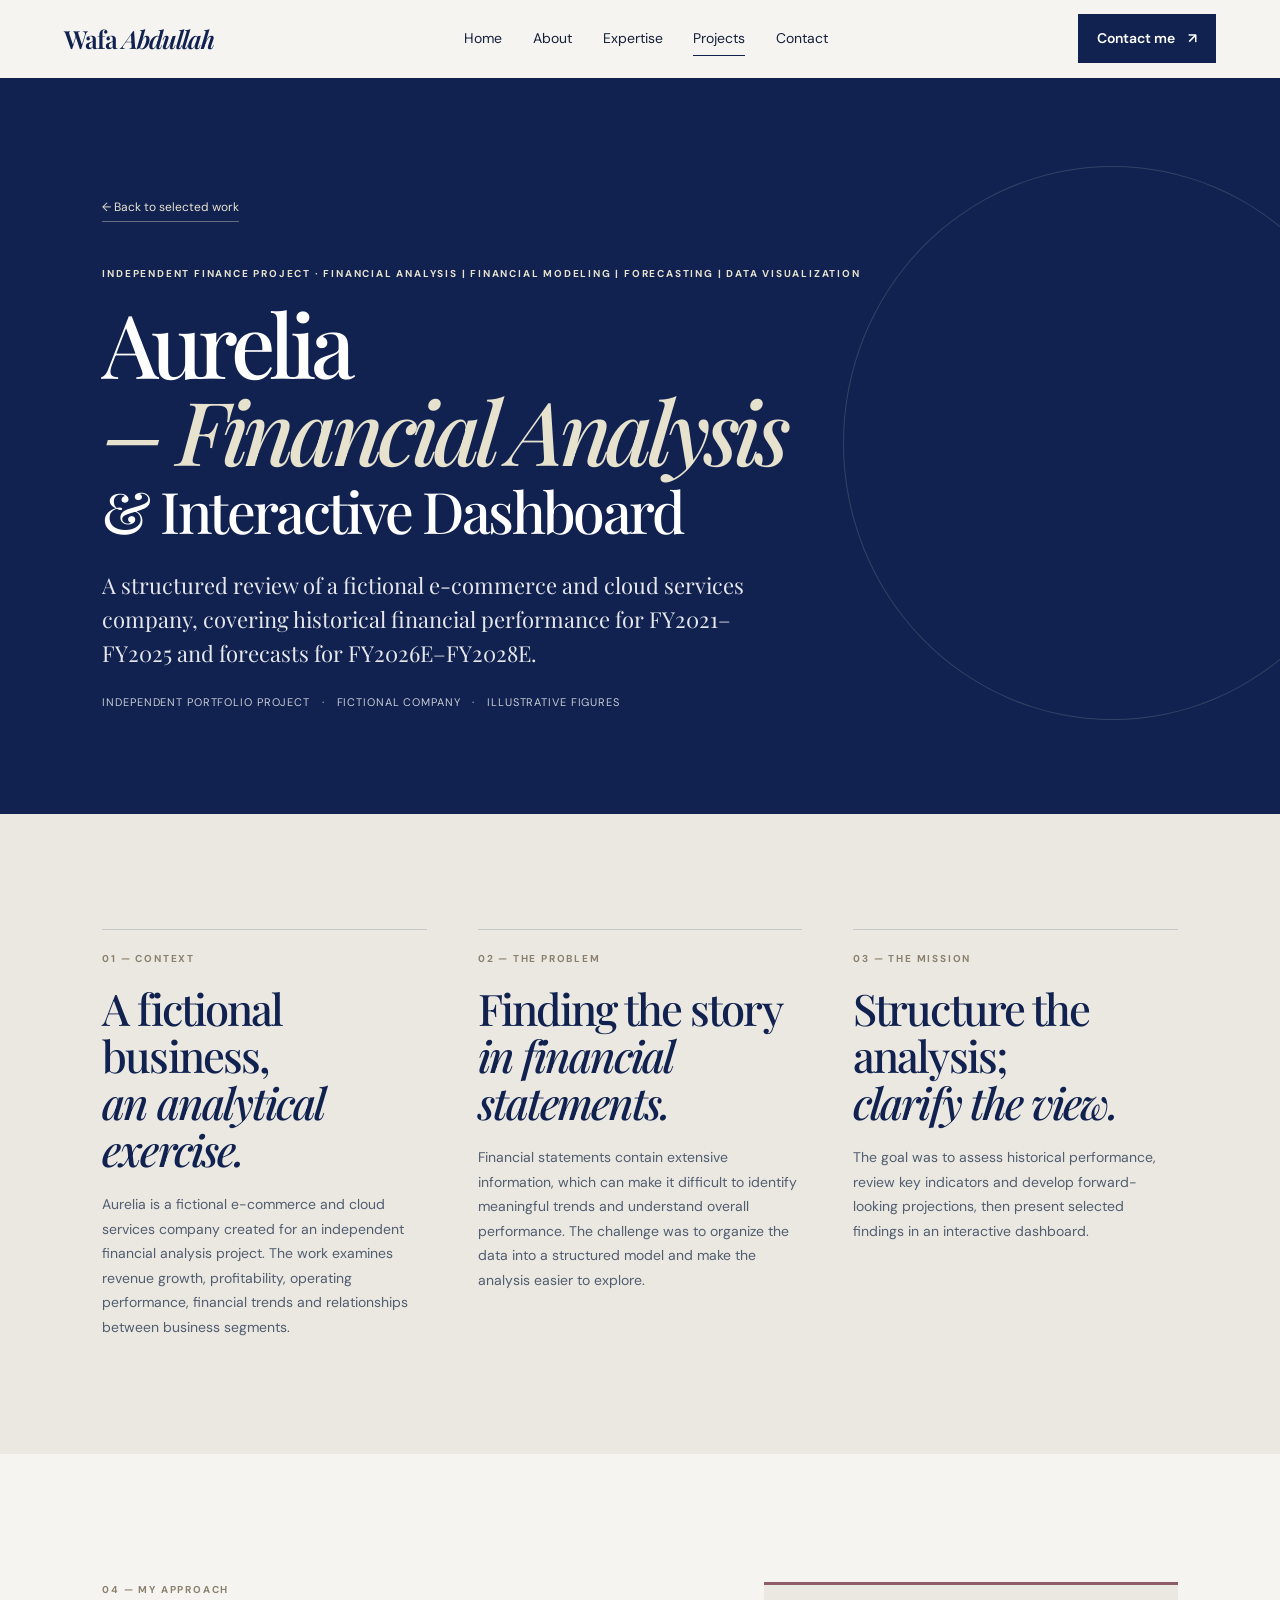
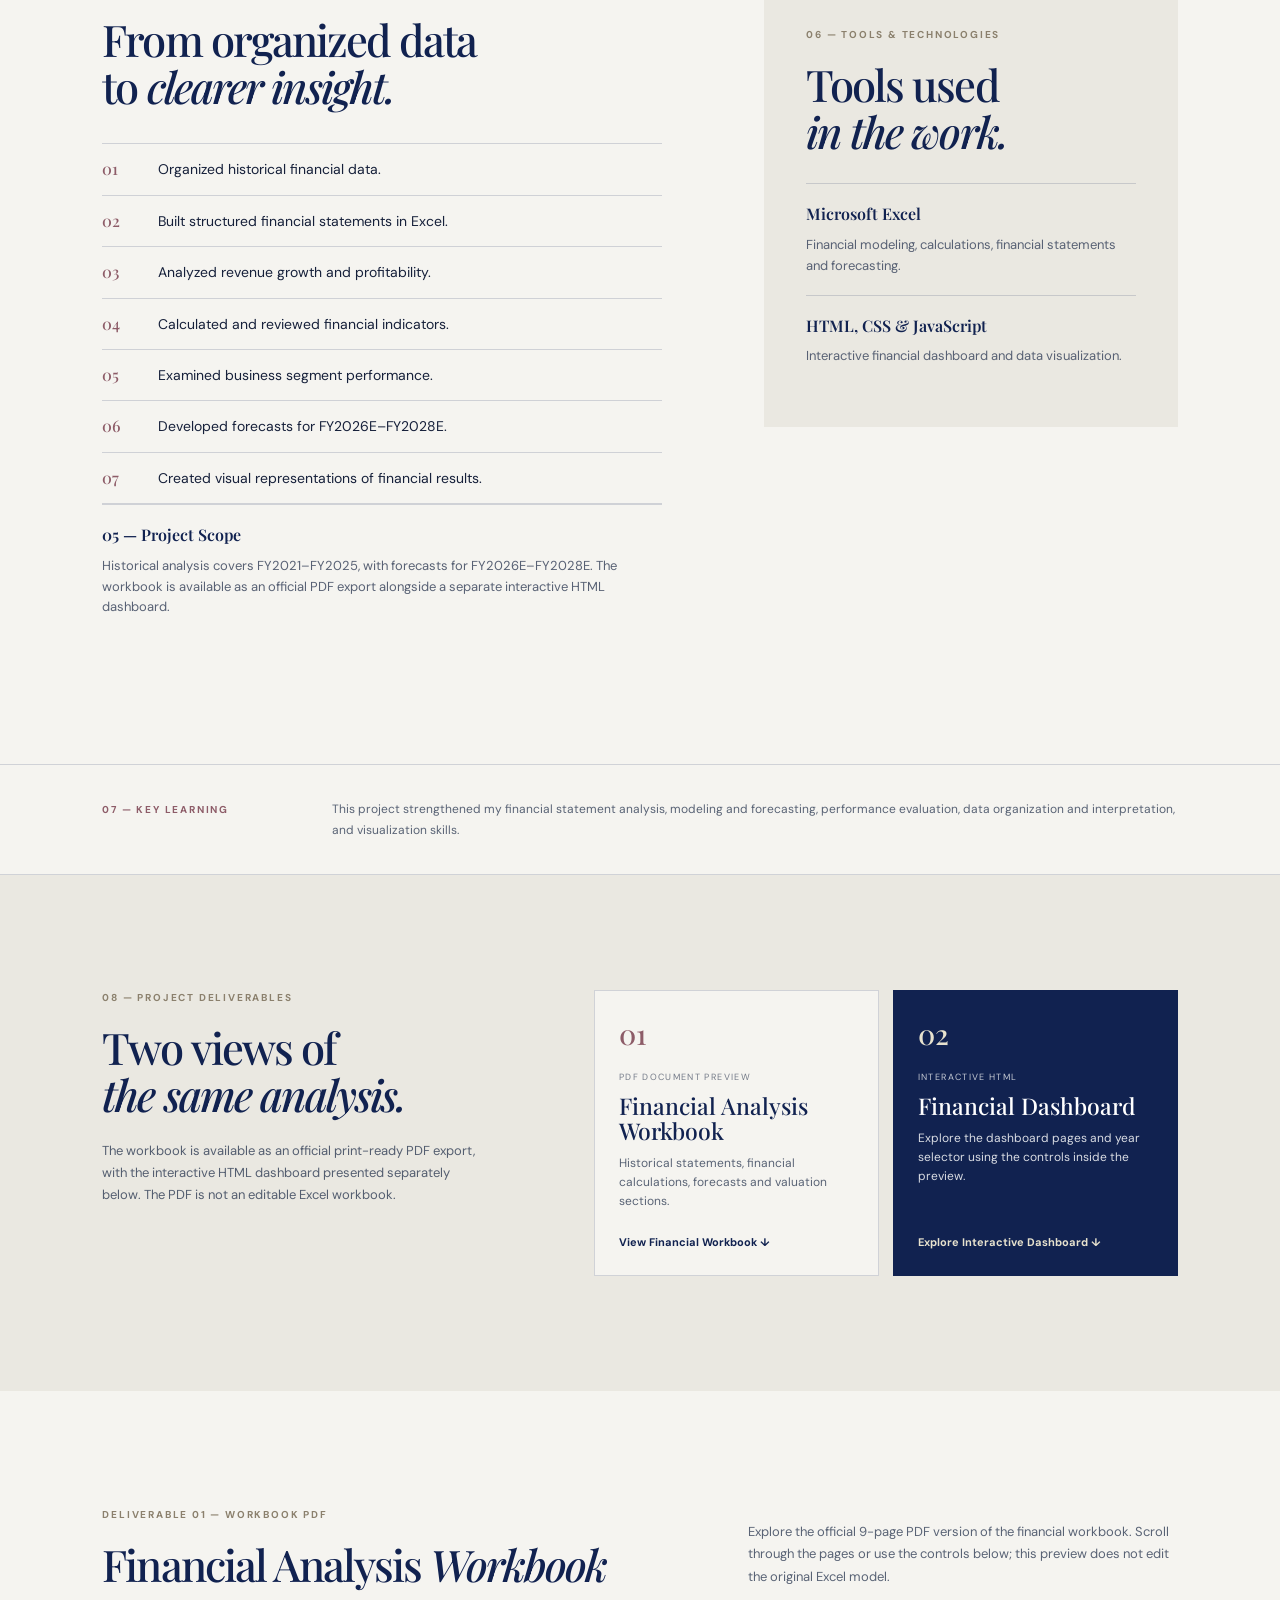
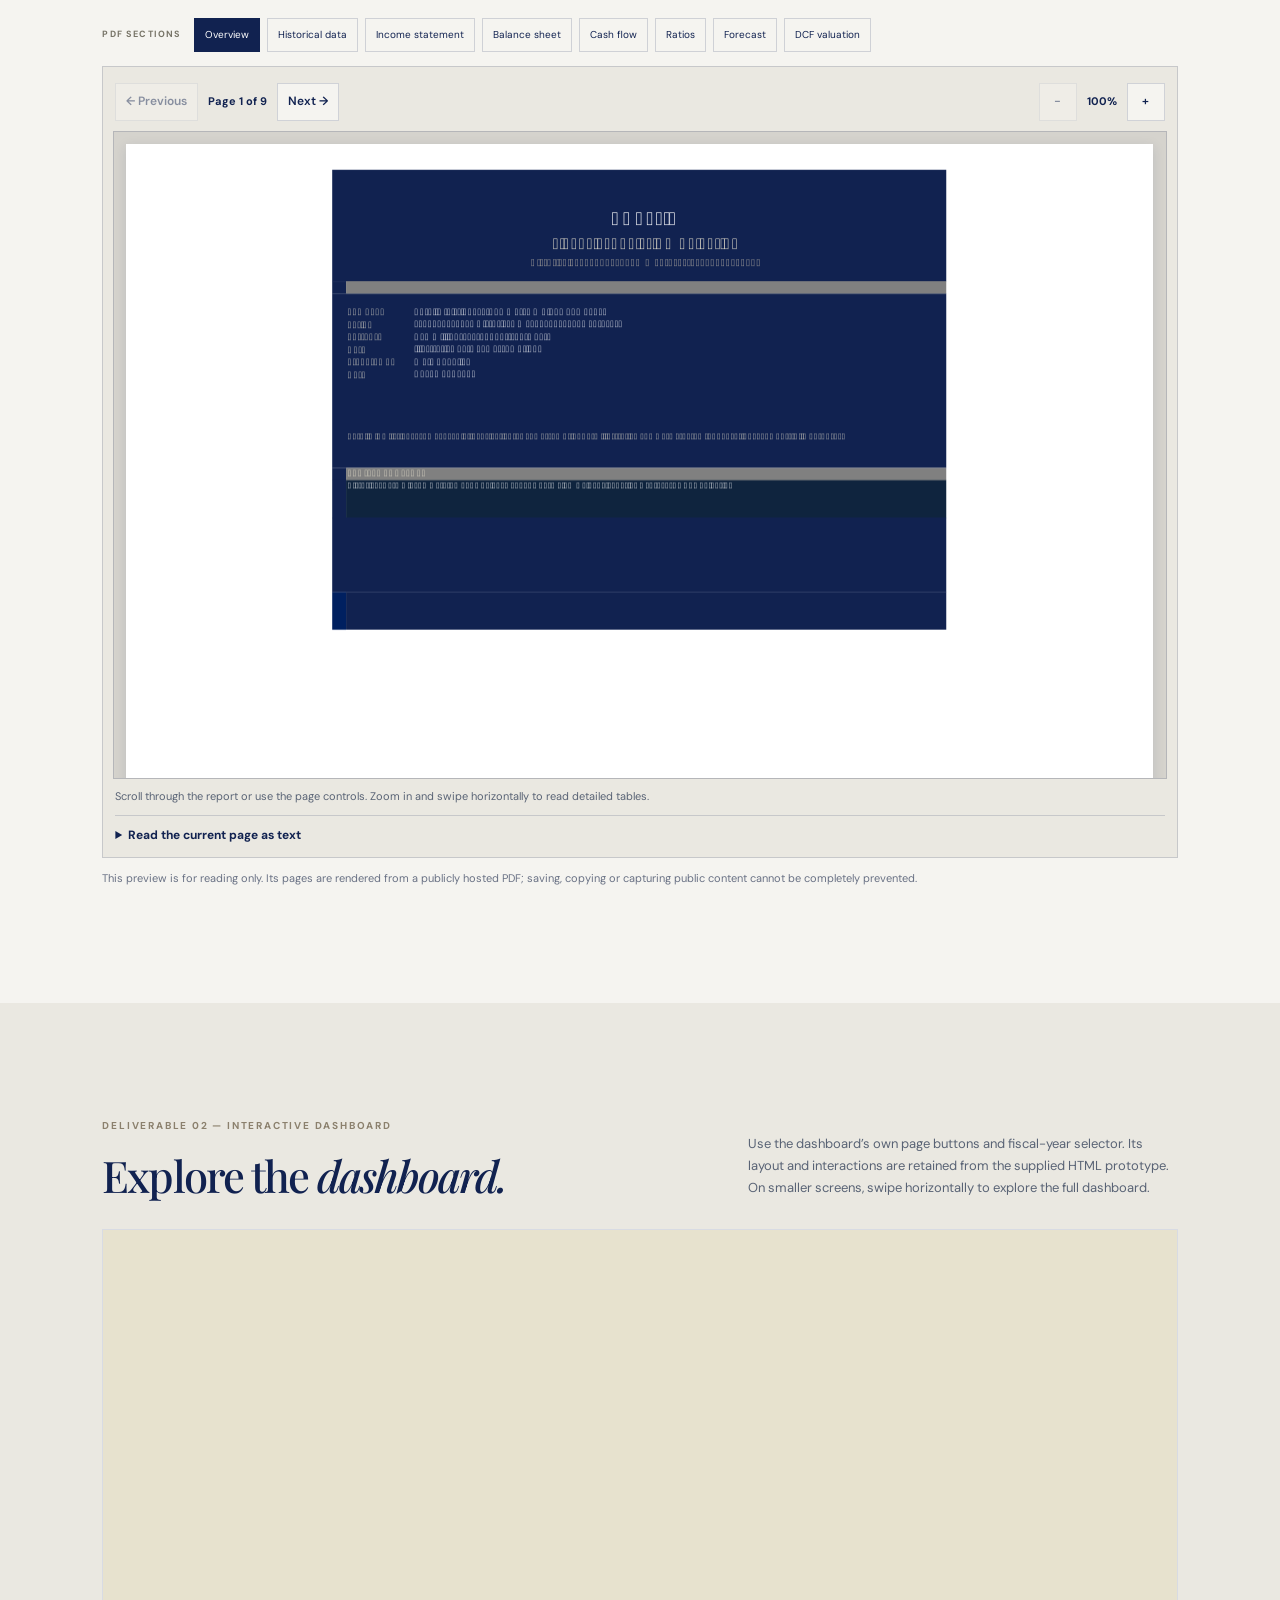
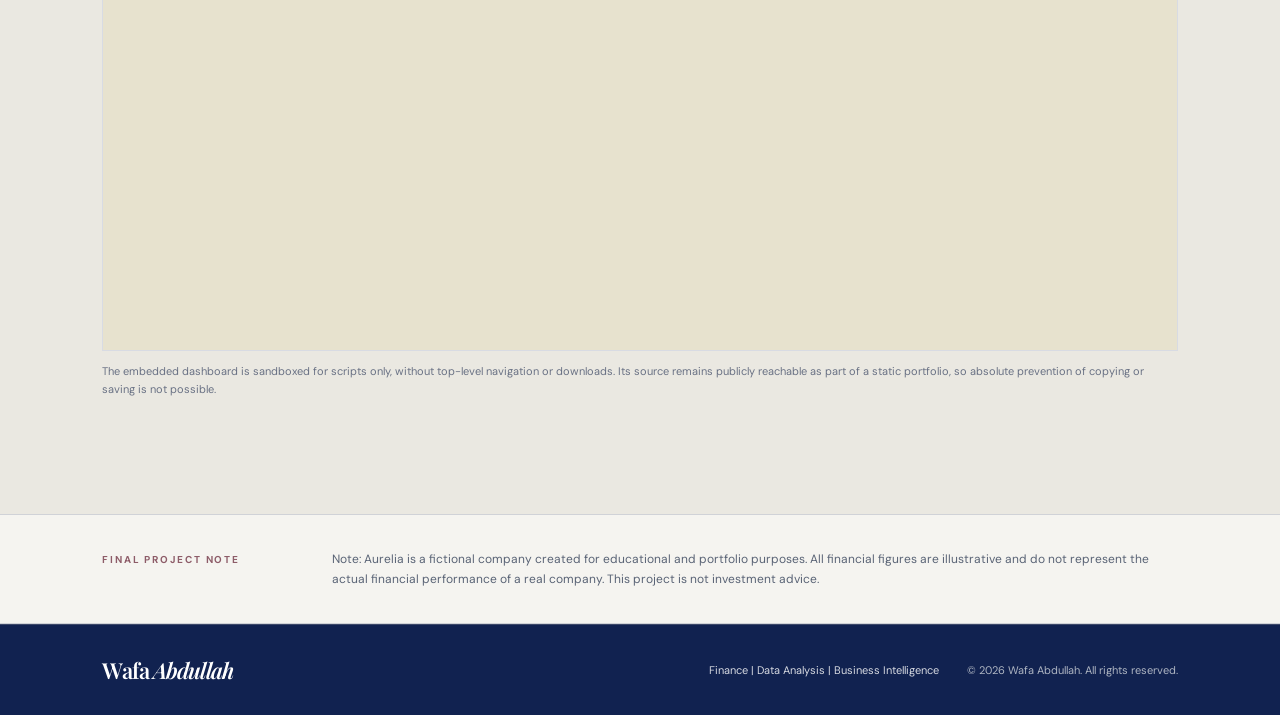
<file: aurelia.html>
<!doctype html>
<html lang="en">
<head>
  <meta charset="UTF-8" />
  <meta name="viewport" content="width=device-width, initial-scale=1.0" />
  <meta name="description" content="Aurelia — an independent financial analysis and interactive dashboard project by Wafa Abdullah." />
  <meta name="theme-color" content="#112250" />
  <link rel="icon" href="data:image/svg+xml,%3Csvg xmlns='http://www.w3.org/2000/svg' viewBox='0 0 100 100'%3E%3Crect width='100' height='100' rx='16' fill='%23112250'/%3E%3Ctext x='50' y='62' text-anchor='middle' font-family='Georgia' font-size='45' fill='%23E7E2CE'%3EWA%3C/text%3E%3C/svg%3E" />
  <title>Aurelia — Financial Analysis &amp; Interactive Dashboard | Wafa Abdullah</title>
  <link rel="preconnect" href="https://fonts.googleapis.com" />
  <link rel="preconnect" href="https://fonts.gstatic.com" crossorigin />
  <link href="https://fonts.googleapis.com/css2?family=DM+Sans:opsz,wght@9..40,400;9..40,500;9..40,600;9..40,700&family=Playfair+Display:ital,wght@0,500;0,600;0,700;1,500&display=swap" rel="stylesheet" />
  <link rel="stylesheet" href="style.css" />
  <link rel="stylesheet" href="aurelia.css" />
  <link rel="stylesheet" href="pdf-viewer.css" />
</head>
<body class="aurelia-page">
  <a class="skip-link" href="#main">Skip to content</a>
  <header class="site-header" id="top">
    <a class="brand" href="index.html" aria-label="Wafa Abdullah, home">Wafa <span>Abdullah</span></a>
    <button class="menu-toggle" type="button" aria-expanded="false" aria-controls="project-nav"><span></span><span></span><span></span><span class="sr-only">Open menu</span></button>
    <nav id="project-nav" aria-label="Primary navigation">
      <a href="index.html#home">Home</a><a href="index.html#about">About</a><a href="index.html#expertise">Expertise</a><a class="active" href="index.html#projects">Projects</a><a href="index.html#contact">Contact</a>
    </nav>
    <a class="header-contact" href="index.html#contact">Contact me <span aria-hidden="true">↗</span></a>
  </header>

  <main id="main">
    <section class="aurelia-hero" aria-labelledby="project-title">
      <div class="aurelia-hero-inner">
        <a class="aurelia-back" href="index.html#projects">← Back to selected work</a>
        <p class="eyebrow light">Independent finance project · Financial Analysis | Financial Modeling | Forecasting | Data Visualization</p>
        <h1 id="project-title">Aurelia <em>– Financial Analysis</em><span>&amp; Interactive Dashboard</span></h1>
        <p class="aurelia-lead">A structured review of a fictional e-commerce and cloud services company, covering historical financial performance for FY2021–FY2025 and forecasts for FY2026E–FY2028E.</p>
        <p class="aurelia-context-line">Independent portfolio project <span>·</span> Fictional company <span>·</span> Illustrative figures</p>
      </div>
    </section>

    <section class="aurelia-overview" aria-label="Project context, problem and mission">
      <article><p class="eyebrow">01 — Context</p><h2>A fictional business,<br /><em>an analytical exercise.</em></h2><p>Aurelia is a fictional e-commerce and cloud services company created for an independent financial analysis project. The work examines revenue growth, profitability, operating performance, financial trends and relationships between business segments.</p></article>
      <article><p class="eyebrow">02 — The Problem</p><h2>Finding the story<br /><em>in financial statements.</em></h2><p>Financial statements contain extensive information, which can make it difficult to identify meaningful trends and understand overall performance. The challenge was to organize the data into a structured model and make the analysis easier to explore.</p></article>
      <article><p class="eyebrow">03 — The Mission</p><h2>Structure the analysis;<br /><em>clarify the view.</em></h2><p>The goal was to assess historical performance, review key indicators and develop forward-looking projections, then present selected findings in an interactive dashboard.</p></article>
    </section>

    <section class="aurelia-method" aria-label="Project approach and tools">
      <div class="aurelia-method-copy">
        <p class="eyebrow">04 — My Approach</p>
        <h2>From organized data<br />to <em>clearer insight.</em></h2>
        <ol class="approach-list">
          <li><span>01</span>Organized historical financial data.</li>
          <li><span>02</span>Built structured financial statements in Excel.</li>
          <li><span>03</span>Analyzed revenue growth and profitability.</li>
          <li><span>04</span>Calculated and reviewed financial indicators.</li>
          <li><span>05</span>Examined business segment performance.</li>
          <li><span>06</span>Developed forecasts for FY2026E–FY2028E.</li>
          <li><span>07</span>Created visual representations of financial results.</li>
        </ol>
        <section class="tool-item" aria-labelledby="scope-title">
          <span id="scope-title">05 — Project Scope</span>
          <p>Historical analysis covers FY2021–FY2025, with forecasts for FY2026E–FY2028E. The workbook is available as an official PDF export alongside a separate interactive HTML dashboard.</p>
        </section>
      </div>
      <aside class="tools-panel">
        <p class="eyebrow">06 — Tools &amp; Technologies</p>
        <h2>Tools used<br /><em>in the work.</em></h2>
        <div class="tool-item"><span>Microsoft Excel</span><p>Financial modeling, calculations, financial statements and forecasting.</p></div>
        <div class="tool-item"><span>HTML, CSS &amp; JavaScript</span><p>Interactive financial dashboard and data visualization.</p></div>
      </aside>
    </section>

    <section class="aurelia-note" aria-label="Key learning">
      <p class="eyebrow">07 — Key Learning</p>
      <p>This project strengthened my financial statement analysis, modeling and forecasting, performance evaluation, data organization and interpretation, and visualization skills.</p>
    </section>

    <section class="aurelia-deliverables" aria-labelledby="deliverables-title">
      <div class="aurelia-section-heading"><p class="eyebrow">08 — Project Deliverables</p><h2 id="deliverables-title">Two views of<br /><em>the same analysis.</em></h2><p>The workbook is available as an official print-ready PDF export, with the interactive HTML dashboard presented separately below. The PDF is not an editable Excel workbook.</p></div>
      <div class="deliverable-cards">
        <a class="deliverable-card" href="#workbook-preview"><span class="deliverable-number">01</span><span class="deliverable-type">PDF document preview</span><strong>Financial Analysis Workbook</strong><span>Historical statements, financial calculations, forecasts and valuation sections.</span><span class="deliverable-link">View Financial Workbook ↓</span></a>
        <a class="deliverable-card deliverable-card-dark" href="#dashboard"><span class="deliverable-number">02</span><span class="deliverable-type">Interactive HTML</span><strong>Financial Dashboard</strong><span>Explore the dashboard pages and year selector using the controls inside the preview.</span><span class="deliverable-link">Explore Interactive Dashboard ↓</span></a>
      </div>
    </section>

    <section class="preview-section workbook-section" id="workbook-preview" aria-labelledby="workbook-title">
      <div class="preview-heading">
        <div><p class="eyebrow">Deliverable 01 — Workbook PDF</p><h2 id="workbook-title">Financial Analysis <em>Workbook</em></h2></div>
        <p>Explore the official 9-page PDF version of the financial workbook. Scroll through the pages or use the controls below; this preview does not edit the original Excel model.</p>
      </div>
      <div class="pdf-page-nav" role="group" aria-label="Navigate PDF sections">
        <span>PDF sections</span>
        <button type="button" data-pdf-page="1" aria-pressed="true">Overview</button>
        <button type="button" data-pdf-page="2" aria-pressed="false">Historical data</button>
        <button type="button" data-pdf-page="4" aria-pressed="false">Income statement</button>
        <button type="button" data-pdf-page="5" aria-pressed="false">Balance sheet</button>
        <button type="button" data-pdf-page="6" aria-pressed="false">Cash flow</button>
        <button type="button" data-pdf-page="7" aria-pressed="false">Ratios</button>
        <button type="button" data-pdf-page="8" aria-pressed="false">Forecast</button>
        <button type="button" data-pdf-page="9" aria-pressed="false">DCF valuation</button>
      </div>
      <div class="pdf-reader" id="pdf-reader" aria-label="Read-only financial workbook PDF preview">
        <div class="pdf-reader-toolbar" role="group" aria-label="Report page and zoom controls">
          <div class="pdf-reader-group">
            <button type="button" data-reader-previous aria-label="Previous report page">← Previous</button>
            <span class="pdf-reader-counter" data-page-counter aria-live="polite">Loading pages</span>
            <button type="button" data-reader-next aria-label="Next report page">Next →</button>
          </div>
          <div class="pdf-reader-group">
            <button type="button" data-reader-zoom-out aria-label="Zoom out">−</button>
            <span class="pdf-reader-zoom" data-zoom-label>100%</span>
            <button type="button" data-reader-zoom-in aria-label="Zoom in">+</button>
          </div>
        </div>
        <div class="pdf-reader-viewport" tabindex="0" aria-label="Scroll through the financial workbook PDF pages">
          <div class="pdf-reader-pages"></div>
        </div>
        <p class="pdf-reader-status" data-reader-status aria-live="polite">Loading the financial workbook…</p>
        <details class="pdf-reader-text" data-reader-text>
          <summary>Read the current page as text</summary>
          <p>The PDF is not tagged for accessibility. This text view reads table entries sequentially; the visual layout is shown above.</p>
          <pre data-reader-text-output aria-live="polite"></pre>
        </details>
      </div>
      <p class="preview-caption">This preview is for reading only. Its pages are rendered from a publicly hosted PDF; saving, copying or capturing public content cannot be completely prevented.</p>
    </section>

    <section class="preview-section dashboard-section" id="dashboard" aria-labelledby="dashboard-title">
      <div class="preview-heading">
        <div><p class="eyebrow">Deliverable 02 — Interactive dashboard</p><h2 id="dashboard-title">Explore the <em>dashboard.</em></h2></div>
        <p>Use the dashboard’s own page buttons and fiscal-year selector. Its layout and interactions are retained from the supplied HTML prototype. On smaller screens, swipe horizontally to explore the full dashboard.</p>
      </div>
      <div class="dashboard-viewport">
        <iframe class="dashboard-frame" src="assets/aurelia/dashboard.html" title="Interactive Aurelia financial dashboard" loading="lazy" sandbox="allow-scripts" referrerpolicy="no-referrer"></iframe>
      </div>
      <p class="preview-caption">The embedded dashboard is sandboxed for scripts only, without top-level navigation or downloads. Its source remains publicly reachable as part of a static portfolio, so absolute prevention of copying or saving is not possible.</p>
    </section>

    <section class="aurelia-note" aria-label="Project disclaimer">
      <p class="eyebrow">Final Project Note</p>
      <p>Note: Aurelia is a fictional company created for educational and portfolio purposes. All financial figures are illustrative and do not represent the actual financial performance of a real company. This project is not investment advice.</p>
    </section>
  </main>

  <footer class="aurelia-footer"><a class="brand" href="index.html">Wafa <span>Abdullah</span></a><p>Finance | Data Analysis | Business Intelligence</p><p>© <span id="year"></span> Wafa Abdullah. All rights reserved.</p></footer>

  <script>
    const menuButton = document.querySelector('.menu-toggle');
    const projectNav = document.getElementById('project-nav');
    menuButton.addEventListener('click', () => {
      const open = projectNav.classList.toggle('open');
      menuButton.setAttribute('aria-expanded', String(open));
    });
    projectNav.querySelectorAll('a').forEach(link => link.addEventListener('click', () => {
      projectNav.classList.remove('open');
      menuButton.setAttribute('aria-expanded', 'false');
    }));
    document.querySelector('.site-header').classList.toggle('scrolled', window.scrollY > 10);
    window.addEventListener('scroll', () => document.querySelector('.site-header').classList.toggle('scrolled', window.scrollY > 10), { passive: true });
    document.getElementById('year').textContent = new Date().getFullYear();
  </script>
  <script defer src="assets/vendor/pdfjs/pdf.min.js"></script>
  <script defer src="pdf-viewer.js"></script>
</body>
</html>
</file>
<file: style.css>
:root{--navy:#112250;--sapphire:#3b507d;--taupe:#beb7a7;--champagne:#e7e2ce;--ivory:#f5f4f0;--ink:#16203a;--serif:"Playfair Display",Georgia,serif;--sans:"DM Sans",Arial,sans-serif;--line:rgba(17,34,80,.16);--shadow:0 15px 40px rgba(17,34,80,.08)}*{box-sizing:border-box}html{scroll-behavior:smooth}body{margin:0;background:var(--ivory);color:var(--ink);font-family:var(--sans);font-size:16px;line-height:1.6}a{color:inherit;text-decoration:none}button{font:inherit}.skip-link{position:absolute;left:-999px;z-index:1000;background:#fff;color:var(--navy);padding:12px}.skip-link:focus{left:12px;top:12px}.sr-only{position:absolute;width:1px;height:1px;padding:0;margin:-1px;overflow:hidden;clip:rect(0,0,0,0);white-space:nowrap;border:0}.site-header{height:78px;display:flex;align-items:center;padding:0 clamp(22px,5vw,80px);position:sticky;top:0;z-index:100;background:rgba(245,244,240,.94);backdrop-filter:blur(12px);border-bottom:1px solid transparent;transition:.25s}.site-header.scrolled{border-bottom-color:var(--line)}.brand{font:600 25px var(--serif);letter-spacing:-.04em;color:var(--navy)}.brand span{font-style:italic}nav{display:flex;gap:clamp(18px,2.4vw,38px);margin:auto}nav a{font-size:14px;position:relative;padding:6px 0}nav a:after{content:"";position:absolute;bottom:0;left:0;width:0;height:1px;background:var(--navy);transition:.25s}nav a:hover:after,nav a.active:after{width:100%}.header-contact,.btn{display:inline-flex;align-items:center;gap:13px;justify-content:center;background:var(--navy);color:#fff;padding:12px 18px;font-size:14px;font-weight:600;border:1px solid var(--navy);transition:.25s}.header-contact:hover,.btn:hover{background:var(--sapphire);border-color:var(--sapphire);transform:translateY(-2px)}.menu-toggle{display:none;background:none;border:0;color:var(--navy);padding:8px}.menu-toggle span:not(.sr-only){display:block;width:25px;height:1.5px;background:currentColor;margin:5px}.hero{min-height:680px;background:var(--navy);color:#fff;position:relative;display:grid;grid-template-columns:minmax(0,1.04fr) minmax(430px,.96fr);padding:clamp(42px,7vw,112px) clamp(22px,8vw,128px);overflow:hidden}.hero-grid{position:absolute;inset:0;background:linear-gradient(rgba(231,226,206,.04) 1px,transparent 1px),linear-gradient(90deg,rgba(231,226,206,.04) 1px,transparent 1px);background-size:64px 64px;mask-image:linear-gradient(to right,#000,transparent 80%)}.hero-copy,.hero-visual{position:relative;z-index:1}.eyebrow{font-size:10px;text-transform:uppercase;letter-spacing:.18em;font-weight:700;color:#8b806d;margin:0 0 18px}.eyebrow.light{color:var(--champagne)}h1,h2,h3,p{margin-top:0}h1{font:500 clamp(55px,7vw,100px)/.91 var(--serif);letter-spacing:-.065em;margin:0}h1 em,h2 em{font-style:italic;font-weight:500}.hero-rule{width:62px;border-top:1px solid var(--champagne);margin:28px 0}.hero-role{font:400 clamp(17px,1.8vw,22px)/1.35 var(--serif);color:var(--champagne);max-width:480px;margin-bottom:24px}.hero-text{max-width:480px;color:#e9e8e4;font-size:15px;line-height:1.7}.hero-actions{margin-top:32px;display:flex;align-items:center;gap:25px}.btn-accent{background:var(--champagne);color:var(--navy);border-color:var(--champagne);padding:14px 20px}.btn-accent:hover{background:#fff;border-color:#fff}.text-link{font-size:14px;font-weight:700;border-bottom:1px solid var(--navy);padding-bottom:4px;display:inline-flex;gap:11px;align-items:center}.text-link.light{border-color:var(--champagne);color:var(--champagne)}.hero-visual{display:flex;align-items:center;justify-content:center;min-height:420px}.portrait-placeholder{height:400px;width:min(310px,65%);background:linear-gradient(145deg,#d8d2c4,#aa9f8d);border-radius:50% 50% 0 0;display:flex;flex-direction:column;justify-content:center;align-items:center;text-align:center;color:var(--navy);outline:1px solid rgba(231,226,206,.7);outline-offset:11px}.portrait-placeholder span{font:500 30px/1 var(--serif);text-transform:uppercase;letter-spacing:.06em}.portrait-placeholder small{font-size:10px;line-height:1.45;margin-top:14px}.portrait-placeholder code{font-family:var(--sans)}.chart-card{position:absolute;background:rgba(245,244,240,.96);color:var(--navy);padding:15px 16px;box-shadow:var(--shadow)}.chart-main{width:min(335px,65%);right:0;bottom:5%;animation:float 6s ease-in-out infinite}.chart-label{font-size:10px;text-transform:uppercase;letter-spacing:.15em;font-weight:700;margin-bottom:5px}.chart-main svg{width:100%;display:block}.grid-lines path{stroke:rgba(17,34,80,.12);stroke-width:1}.area{fill:rgba(59,80,125,.13)}.chart-line{fill:none;stroke:var(--sapphire);stroke-width:3}.chart-dots circle{fill:var(--champagne);stroke:var(--navy);stroke-width:2}.chart-years{font-size:8px;display:flex;justify-content:space-between;color:#6a7182}.data-note{position:absolute;left:0;bottom:0;display:flex;gap:11px;align-items:flex-end;color:var(--champagne);font-size:11px;letter-spacing:.05em}.note-num{font:500 38px/.8 var(--serif);color:var(--taupe)}.hero-side{position:absolute;right:28px;bottom:38px;z-index:2;display:flex;gap:18px;flex-direction:column}.hero-side a{font-weight:700;color:var(--champagne);font-size:18px}.intro-strip{display:grid;grid-template-columns:repeat(3,1fr) auto;gap:28px;align-items:center;padding:28px clamp(22px,8vw,128px);border-bottom:1px solid var(--line)}.intro-strip div{display:flex;flex-direction:column;gap:2px}.intro-strip span{font-size:10px;letter-spacing:.12em;text-transform:uppercase;color:#6a7182}.intro-strip strong{font:500 16px var(--serif)}.download-cv{font-size:13px;font-weight:700;white-space:nowrap}.download-cv span{font-size:20px;vertical-align:middle;margin-left:8px}.section{padding:clamp(75px,10vw,140px) clamp(22px,8vw,128px)}.section-heading h2,.contact h2{font:500 clamp(38px,5vw,68px)/1.02 var(--serif);letter-spacing:-.055em;margin:0;color:var(--navy)}.about{display:grid;grid-template-columns:.85fr 1fr;column-gap:14%;row-gap:70px}.about-content{max-width:570px}.lead{font:500 25px/1.35 var(--serif);color:var(--sapphire)}.about-content p:not(.lead){color:#545e70}.capability-row{grid-column:1/-1;display:grid;grid-template-columns:repeat(4,1fr);border-top:1px solid var(--line);border-bottom:1px solid var(--line)}.capability-row article{padding:25px 25px 25px 0;border-right:1px solid var(--line)}.capability-row article+article{padding-left:25px}.capability-row article:last-child{border:0}.capability-row span{color:#988f7f;font:500 18px var(--serif)}.capability-row h3{font:500 22px var(--serif);margin:26px 0 8px}.capability-row p{font-size:13px;line-height:1.55;margin:0;color:#586174}.expertise{background:#eae8e1;display:grid;grid-template-columns:.75fr 1.25fr;gap:10%}.expertise-list details{border-top:1px solid var(--line)}.expertise-list details:last-child{border-bottom:1px solid var(--line)}.expertise-list summary{list-style:none;cursor:pointer;display:grid;grid-template-columns:48px 1fr 22px;align-items:center;padding:23px 0}.expertise-list summary::-webkit-details-marker{display:none}.expertise-list summary span{font:500 16px var(--serif);color:#827968}.expertise-list summary h3{font:500 27px var(--serif);margin:0}.expertise-list summary i{font-style:normal;font-size:22px;transition:.25s}.expertise-list details[open] summary i{transform:rotate(45deg)}.detail-content{padding:0 0 26px 48px;color:#515d71;font-size:14px}.detail-content p{max-width:580px}.tags{display:flex;flex-wrap:wrap;gap:7px}.tags span{border:1px solid rgba(17,34,80,.25);font-size:11px;padding:6px 9px;color:var(--navy)}.projects-top{display:flex;align-items:end;justify-content:space-between;gap:30px;margin-bottom:52px}.project-filters{display:flex;flex-wrap:wrap;justify-content:flex-end;gap:8px;max-width:600px}.filter{background:transparent;border:1px solid var(--line);padding:8px 12px;color:var(--navy);cursor:pointer;font-size:11px;font-weight:600;transition:.2s}.filter:hover,.filter.active{background:var(--navy);border-color:var(--navy);color:#fff}.projects-grid{display:grid;grid-template-columns:repeat(3,1fr);gap:18px}.project{border:1px solid var(--line);background:rgba(255,255,255,.28);display:flex;flex-direction:column;min-height:410px;transition:.3s}.project:hover{box-shadow:var(--shadow);transform:translateY(-5px)}.project.featured{grid-column:span 2;display:grid;grid-template-columns:1.05fr .95fr;background:var(--navy);color:#fff;border:0;min-height:430px}.project-visual{min-height:190px;padding:22px;position:relative;overflow:hidden;background:var(--champagne)}.project.featured .project-visual{order:2;background:#e1ddd2;min-height:auto}.project-visual .mini-label{font-size:10px;text-transform:uppercase;letter-spacing:.15em;font-weight:700}.visual-bars{position:absolute;left:25px;right:25px;bottom:25px;height:112px;display:flex;align-items:end;gap:13px}.visual-bars i{background:var(--navy);width:18%;opacity:.85}.visual-bars i:nth-child(1){height:42%}.visual-bars i:nth-child(2){height:76%;background:var(--sapphire)}.visual-bars i:nth-child(3){height:58%}.visual-bars i:nth-child(4){height:90%;background:var(--sapphire)}.visual-bars i:nth-child(5){height:68%}.visual-grid{position:absolute;inset:36px 24px 24px;background:linear-gradient(rgba(17,34,80,.12) 1px,transparent 1px),linear-gradient(90deg,rgba(17,34,80,.12) 1px,transparent 1px);background-size:23px 23px}.project-body{padding:23px;display:flex;flex-direction:column;flex:1}.project-category{font-size:10px;text-transform:uppercase;letter-spacing:.15em;color:#807765;font-weight:700}.featured .project-category{color:var(--champagne)}.project h3{font:500 28px/1.12 var(--serif);letter-spacing:-.04em;margin:14px 0 12px}.project p{font-size:13px;line-height:1.55;color:#576174}.featured p{color:#e4e5e8}.project-tools{display:flex;gap:6px;flex-wrap:wrap;margin-top:auto;padding-top:18px}.project-tools span{font-size:10px;padding:5px 7px;border:1px solid var(--line)}.featured .project-tools span{border-color:rgba(231,226,206,.4)}.project-actions{display:flex;gap:18px;margin-top:18px;font-size:12px;font-weight:700}.project-actions a{border-bottom:1px solid currentColor;padding-bottom:2px}.analytics{background:var(--navy);color:#fff}.analytics-intro{display:grid;grid-template-columns:1fr 1fr;gap:10%;align-items:end;margin-bottom:50px}.analytics-intro h2{color:#fff}.analytics-intro>p:last-child{color:#d7d9df;max-width:480px;font-size:14px}.analytics-board{background:#f0eee8;color:var(--navy);padding:clamp(20px,3vw,42px)}.board-header{display:flex;justify-content:space-between;border-bottom:1px solid var(--line);padding-bottom:16px;font-size:10px;text-transform:uppercase;letter-spacing:.12em;font-weight:700;color:#6d7482}.kpi-row{display:grid;grid-template-columns:repeat(3,1fr);border-bottom:1px solid var(--line)}.kpi-row>div{padding:25px 20px 25px 0}.kpi-row>div+div{padding-left:24px;border-left:1px solid var(--line)}.kpi-row span,.kpi-row small{display:block;font-size:10px;text-transform:uppercase;letter-spacing:.1em;color:#687184}.kpi-row strong{font:500 42px/1.2 var(--serif);display:block;margin:8px 0}.kpi-row strong b{font-weight:500}.large-chart{padding-top:32px}.chart-title{display:flex;justify-content:space-between;font:500 17px var(--serif)}.legend{font:500 10px var(--sans);letter-spacing:.04em}.legend i{display:inline-block;width:14px;height:2px;background:var(--sapphire);vertical-align:middle;margin:0 5px 2px 13px}.legend .line-two{background:var(--taupe)}.large-chart svg{width:100%;height:270px;margin-top:12px}.chart-grid path{stroke:rgba(17,34,80,.12);stroke-width:1}.revenue-area{fill:rgba(59,80,125,.14)}.revenue-line,.margin-line{fill:none;stroke:var(--sapphire);stroke-width:3}.margin-line{stroke:var(--taupe);stroke-dasharray:7 7}.point-set circle{fill:var(--champagne);stroke:var(--navy);stroke-width:2}.chart-axis{display:flex;justify-content:space-between;font-size:10px;color:#687184}.credentials{display:grid;grid-template-columns:.8fr 1.2fr;gap:10%}.credentials-wrap{display:grid;grid-template-columns:.8fr 1.2fr;gap:24px}.education-card{background:var(--champagne);padding:28px;min-height:300px;display:flex;flex-direction:column}.education-card h3{font:500 28px/1.16 var(--serif);margin:26px 0 10px}.education-card>p:not(.eyebrow){font-size:13px;color:#4f5664}.education-meta{margin-top:auto;padding-top:18px;border-top:1px solid rgba(17,34,80,.2);display:flex;justify-content:space-between;gap:10px;font-size:11px;font-weight:700}.cert-list article{display:grid;grid-template-columns:40px 1fr;border-top:1px solid var(--line);padding:15px 0}.cert-list article:last-child{border-bottom:1px solid var(--line)}.cert-list span{font:500 15px var(--serif);color:#817968}.cert-list h3{font-size:14px;margin:0;font-weight:700}.cert-list p{font-size:12px;color:#697287;margin:3px 0 0}.contact{background:var(--sapphire);color:#fff;padding:clamp(75px,10vw,140px) clamp(22px,8vw,128px)}.contact-grid{display:grid;grid-template-columns:1fr 1fr;gap:12%}.contact h2{color:#fff}.contact .eyebrow{color:var(--champagne)}.contact-grid>div>p:last-child{max-width:480px;color:#e1e4ec;margin-top:27px}.contact-details a{display:grid;grid-template-columns:90px 1fr auto;gap:15px;align-items:center;padding:17px 0;border-top:1px solid rgba(231,226,206,.3);transition:.2s}.contact-details a:last-child{border-bottom:1px solid rgba(231,226,206,.3)}.contact-details a:hover{padding-left:9px}.contact-details span{font-size:10px;letter-spacing:.12em;text-transform:uppercase;color:var(--champagne)}.contact-details strong{font:500 16px var(--serif);word-break:break-word}.contact-details i{font-style:normal;color:var(--champagne)}footer{background:var(--navy);color:#fff;padding:30px clamp(22px,8vw,128px);display:grid;grid-template-columns:1fr auto auto;align-items:center;gap:28px;border-top:1px solid rgba(231,226,206,.2)}footer .brand{color:#fff;font-size:22px}footer p{margin:0;font-size:11px;color:#d7dae1}footer p:last-child{color:#aeb5c2}.reveal{opacity:0;transform:translateY(18px);transition:opacity .65s ease,transform .65s ease}.reveal.visible{opacity:1;transform:none}@keyframes float{50%{transform:translateY(-10px)}}@media(max-width:900px){.hero{grid-template-columns:1fr;padding-right:72px}.hero-visual{position:absolute;right:4%;bottom:35px;width:42%;opacity:.72}.portrait-placeholder{height:270px}.chart-main{width:75%}.intro-strip{grid-template-columns:repeat(2,1fr)}.about,.expertise,.credentials{grid-template-columns:1fr;gap:45px}.credentials-wrap{grid-template-columns:1fr 1.2fr}.projects-grid{grid-template-columns:repeat(2,1fr)}.project.featured{grid-column:span 2}.contact-grid{gap:7%}}@media(max-width:650px){body{font-size:15px}.site-header{height:68px;padding:0 20px}.brand{font-size:21px}.header-contact{display:none}.menu-toggle{display:block;margin-left:auto}nav{display:none;position:absolute;top:68px;left:0;right:0;background:var(--ivory);margin:0;padding:18px 20px 23px;border-bottom:1px solid var(--line);box-shadow:0 14px 25px rgba(17,34,80,.08);flex-direction:column;gap:13px}nav.open{display:flex}.hero{min-height:650px;padding:66px 27px 100px}.hero-visual{right:0;bottom:15px;width:57%;opacity:.42}.portrait-placeholder{height:210px;width:82%}.portrait-placeholder span,.portrait-placeholder small{opacity:.5}.chart-main{width:80%;bottom:-8px}.hero-copy{z-index:2}.hero-text{max-width:370px}.hero-side{right:16px;bottom:27px}.intro-strip{padding:24px 22px;gap:20px}.intro-strip div:last-of-type{display:none}.intro-strip .download-cv{grid-column:span 2}.section{padding:76px 22px}.about{row-gap:42px}.lead{font-size:22px}.capability-row{grid-template-columns:repeat(2,1fr)}.capability-row article:nth-child(2){border-right:0}.capability-row article:nth-child(n+3){border-top:1px solid var(--line)}.capability-row article{padding:18px 14px 18px 0}.capability-row article+article{padding-left:14px}.projects-top,.analytics-intro{display:block}.project-filters{justify-content:flex-start;margin-top:28px}.projects-grid{grid-template-columns:1fr}.project.featured{grid-column:span 1;display:flex}.project.featured .project-visual{order:0;min-height:190px}.kpi-row{grid-template-columns:1fr}.kpi-row>div+div{border-left:0;border-top:1px solid var(--line);padding-left:0}.kpi-row>div{padding:16px 0}.large-chart svg{height:180px}.chart-title{font-size:14px}.legend{display:none}.credentials-wrap{grid-template-columns:1fr}.contact-grid{grid-template-columns:1fr;gap:45px}.contact-details a{grid-template-columns:70px 1fr auto}footer{grid-template-columns:1fr;gap:10px}.detail-content{padding-left:0}.expertise-list summary{grid-template-columns:38px 1fr 20px}.expertise-list summary h3{font-size:23px}}@media(prefers-reduced-motion:reduce){html{scroll-behavior:auto}*,*:before,*:after{animation-duration:.01ms!important;animation-iteration-count:1!important;transition-duration:.01ms!important}}
/* Profile and responsive refinements */
html{scroll-padding-top:96px}section[id]{scroll-margin-top:96px}
:where(a,button,summary):focus-visible{outline:3px solid #96733d;outline-offset:5px}
.hero-copy,.hero-visual,.project-body,.contact-details,.credentials-wrap{min-width:0}
.hero-visual{padding:12px 12px 110px;min-height:510px;isolation:isolate}
.profile-photo{display:block;width:min(310px,85%);height:auto;aspect-ratio:31/40;object-fit:cover;object-position:center top;border-radius:50% 50% 0 0;outline:1px solid rgba(231,226,206,.7);outline-offset:11px;box-shadow:0 20px 45px rgba(0,0,0,.18);flex:0 1 310px}
.chart-main{z-index:2;bottom:0;width:min(260px,65%)}.data-note{bottom:20px}
.hero-actions,.project-actions{flex-wrap:wrap}.filter{min-height:44px}.contact-details strong{overflow-wrap:anywhere}
.analytics-intro{row-gap:0;grid-template-rows:auto auto}.analytics-intro>.eyebrow{grid-column:1}.analytics-intro>h2{grid-column:1;grid-row:2}.analytics-intro>p:last-child{grid-column:2;grid-row:2;margin-bottom:0}
.board-header,.chart-title{gap:12px;flex-wrap:wrap}
@media(min-width:901px) and (max-width:1150px){.site-header{padding-inline:24px;gap:20px}nav{gap:16px}.header-contact{padding-inline:12px}.hero{padding-inline:6vw;grid-template-columns:minmax(0,1fr) minmax(320px,.9fr);gap:24px}.credentials-wrap{grid-template-columns:1fr}}
@media(max-width:900px){.hero{grid-template-columns:minmax(0,1.15fr) minmax(0,.85fr);padding:64px 38px;gap:32px;align-items:center}.hero-visual{position:relative;right:auto;bottom:auto;width:100%;opacity:1;min-height:420px;padding:12px 12px 100px}.chart-main{width:85%}.data-note{display:none}.hero-side{right:12px;bottom:20px}}
@media(max-width:650px){html{scroll-padding-top:84px}section[id]{scroll-margin-top:84px}.hero{grid-template-columns:minmax(0,1fr);padding:48px 24px 60px;gap:36px;min-height:auto}.hero-copy{z-index:1}.hero-visual{position:relative;width:100%;max-width:390px;margin-inline:auto;min-height:0;padding:12px 12px 110px;opacity:1}.profile-photo{width:min(280px,85%);flex-basis:280px}.chart-main{width:min(230px,75%);right:0;bottom:0}.hero-side{bottom:18px;right:24px;flex-direction:row}.hero-actions{gap:20px}.analytics-intro>p:last-child{margin-top:24px}.capability-row article:nth-child(3){padding-left:0}}
@media(prefers-reduced-motion:reduce){.reveal{opacity:1;transform:none}.chart-main{animation:none}}

/* CV-based experience and development details */
.experience{display:grid;grid-template-columns:.8fr 1.2fr;gap:10%;background:#eae8e1}
.experience-card{align-self:start;background:var(--ivory);border:1px solid var(--line);border-top:3px solid var(--sapphire);padding:clamp(24px,4vw,46px);box-shadow:var(--shadow)}
.experience-card-heading{display:flex;align-items:flex-start;justify-content:space-between;gap:20px}
.experience-card-heading .eyebrow{margin-bottom:8px}
.experience-card h3{font:500 clamp(25px,3vw,34px)/1.12 var(--serif);color:var(--navy);margin:0}
.experience-dates{font-size:12px;font-weight:700;color:var(--navy);white-space:nowrap;padding:7px 10px;background:var(--champagne)}
.experience-location{font-size:12px;color:#687184;margin:13px 0 22px}
.experience-card ul{margin:0;padding-left:19px;color:#4f596d;font-size:14px;line-height:1.65}
.experience-card li+li{margin-top:11px}
.experience-card li::marker{color:#96733d}
.profile-languages{border-left:2px solid #96733d;padding-left:14px;color:#596375;font-size:13px}
.profile-languages strong{color:var(--navy);margin-right:5px}
@media(max-width:900px){.experience{grid-template-columns:1fr;gap:35px}}
@media(max-width:650px){.experience-card-heading{display:block}.experience-dates{display:inline-block;margin-top:14px}}

@media(min-width:651px) and (max-width:900px){.site-header{padding:0 24px}.header-contact{display:none}.menu-toggle{display:block;margin-left:auto}nav{display:none;position:absolute;top:78px;left:0;right:0;background:var(--ivory);margin:0;padding:18px 24px 23px;border-bottom:1px solid var(--line);box-shadow:0 14px 25px rgba(17,34,80,.08);flex-direction:column;gap:13px}nav.open{display:flex}}

/* Ordered education and professional development layout */
.credential-sequence{min-width:0}
.credential-group{padding:25px 0;border-top:1px solid var(--line)}
.credential-group:first-child{padding-top:0;border-top:0}
.credential-group:last-child{border-bottom:1px solid var(--line)}
.credential-group-title{display:flex;align-items:baseline;gap:12px;margin:0 0 16px;color:var(--navy);font:500 24px/1.2 var(--serif)}
.credential-section-number{color:#817968;font:500 14px var(--serif)}
.education-degree{margin:0 0 9px;color:var(--navy);font:500 clamp(25px,2.7vw,32px)/1.18 var(--serif)}
.education-institution{margin:0 0 12px;color:#545e70;font-size:14px}
.education-meta{display:flex;flex-direction:row;align-items:center;justify-content:flex-start;flex-wrap:wrap;gap:8px 20px;margin:0;padding:0;border:0;color:var(--navy);font-size:13px;font-weight:600}
.cert-list{display:block;list-style:none;counter-reset:credential;margin:0;padding:0;border-top:1px solid var(--line)}
.cert-list li{counter-increment:credential;display:grid;grid-template-columns:42px minmax(0,1fr);align-items:start;gap:12px;padding:14px 0;border-bottom:1px solid var(--line)}
.cert-list li::before{content:counter(credential,decimal-leading-zero);color:#817968;font:500 15px var(--serif)}
.cert-list h4{margin:0;color:var(--navy);font:700 14px/1.45 var(--sans)}
.cert-list p{margin:3px 0 0;color:#697287;font-size:12px}
.course-list{display:block;list-style:none;margin:0;padding:0}
.course-list li{display:grid;grid-template-columns:minmax(0,1fr) auto;align-items:baseline;gap:16px;padding:10px 0;border-bottom:1px solid var(--line);color:var(--navy);font-size:14px;font-weight:400;line-height:1.45}
.course-list li .course-name{font-size:14px;font-weight:600}
.course-list li .course-provider{color:#687184;font-size:12px;font-weight:400;text-align:right}
.core-tools-text{max-width:720px;margin:0;color:#4f596d;font-size:14px;line-height:1.7}
@media(max-width:650px){.credential-group{padding:20px 0}.credential-group-title{font-size:21px}.course-list li{grid-template-columns:1fr;gap:2px}.course-list li .course-provider{text-align:left}}


/* Portrait-first responsive refinement: preserve the editorial desktop layout. */
@media (min-width: 651px) and (max-width: 900px) and (orientation: portrait) {
  .hero {
    grid-template-columns: minmax(0, 1fr);
    min-height: 0;
    padding: 64px clamp(32px, 7vw, 58px) 38px;
    gap: 32px;
    align-items: start;
  }
  .hero h1 { font-size: clamp(66px, 9vw, 84px); }
  .hero-copy { max-width: 690px; }
  .hero-role, .hero-text { max-width: 650px; }
  .hero-visual {
    width: min(100%, 460px);
    min-height: 390px;
    margin-inline: auto;
  }
  .profile-photo { width: min(300px, 72%); }
  .chart-main { width: min(270px, 65%); }
  .hero-side {
    position: static;
    grid-column: 1;
    flex-direction: row;
    justify-content: flex-end;
    margin-top: -26px;
  }
  .intro-strip {
    grid-template-columns: repeat(2, minmax(0, 1fr));
    padding-inline: clamp(32px, 7vw, 58px);
    gap: 20px 24px;
  }
  .section { padding: 78px clamp(32px, 7vw, 58px); }
  .about, .expertise, .credentials { row-gap: 38px; }
  .capability-row { grid-template-columns: repeat(2, minmax(0, 1fr)); }
  .capability-row article:nth-child(2) { border-right: 0; }
  .capability-row article:nth-child(n + 3) { border-top: 1px solid var(--line); }
  .capability-row article:nth-child(3) { padding-left: 0; }
  .capability-row article { padding-top: 20px; padding-bottom: 20px; }
  .capability-row article + article { padding-left: 18px; }
  .capability-row article:nth-child(3) { padding-left: 0; }
}

@media (max-width: 650px) {
  html { scroll-padding-top: 78px; }
  section[id] { scroll-margin-top: 78px; }
  body { font-size: 15px; line-height: 1.68; }
  .site-header { height: 68px; padding-inline: 18px; }
  .brand { font-size: 21px; }
  .menu-toggle { min-width: 44px; min-height: 44px; padding: 9px; }
  nav {
    top: 68px;
    max-height: calc(100dvh - 68px);
    overflow-y: auto;
    overscroll-behavior: contain;
    padding: 14px 20px 20px;
    gap: 6px;
  }
  nav a {
    display: flex;
    align-items: center;
    min-height: 44px;
    padding: 8px 2px;
  }
  .hero {
    min-height: 0;
    grid-template-columns: minmax(0, 1fr);
    padding: 44px 20px 34px;
    gap: 24px;
  }
  .hero h1 { font-size: clamp(48px, 12.5vw, 62px); line-height: .96; }
  .hero-rule { margin: 22px 0; }
  .hero-role { font-size: clamp(18px, 5vw, 21px); line-height: 1.4; margin-bottom: 18px; }
  .hero-text { max-width: none; font-size: 15px; line-height: 1.72; margin-bottom: 15px; }
  .hero-actions { margin-top: 24px; gap: 10px 16px; align-items: center; }
  .hero-actions .btn { min-height: 48px; }
  .hero-visual {
    position: relative;
    inset: auto;
    width: min(100%, 350px);
    min-height: 0;
    margin-inline: auto;
    padding: 8px 8px 88px;
    opacity: 1;
  }
  .profile-photo { width: min(260px, 82%); flex-basis: 260px; }
  .chart-main { width: min(220px, 72%); right: 0; bottom: 0; padding: 12px; }
  .data-note { display: none; }
  .hero-side {
    position: static;
    grid-column: 1;
    flex-direction: row;
    justify-content: flex-end;
    gap: 20px;
    margin-top: -20px;
  }
  .hero-side a { display: inline-flex; align-items: center; justify-content: center; min-width: 44px; min-height: 44px; }
  .intro-strip {
    grid-template-columns: repeat(2, minmax(0, 1fr));
    padding: 22px 20px;
    gap: 20px 14px;
  }
  .intro-strip div { min-width: 0; }
  .intro-strip div:last-of-type { display: flex; }
  .intro-strip strong { font-size: 15px; line-height: 1.35; overflow-wrap: anywhere; }
  .intro-strip .download-cv { grid-column: auto; display: inline-flex; align-items: center; min-height: 44px; }
  .section { padding: 66px 20px; }
  .section-heading h2, .contact h2 { font-size: clamp(36px, 9.4vw, 44px); line-height: 1.06; }
  .about, .expertise, .credentials { row-gap: 32px; }
  .about-content { max-width: none; }
  .about-content p:not(.lead) { line-height: 1.72; }
  .lead { font-size: clamp(21px, 5.8vw, 24px); line-height: 1.4; }
  .capability-row { grid-template-columns: repeat(2, minmax(0, 1fr)); }
  .capability-row article { padding: 18px 12px 18px 0; }
  .capability-row article + article { padding-left: 12px; }
  .capability-row article:nth-child(2) { border-right: 0; }
  .capability-row article:nth-child(n + 3) { border-top: 1px solid var(--line); }
  .capability-row article:nth-child(3) { padding-left: 0; }
  .capability-row h3 { font-size: 21px; margin-top: 18px; }
  .capability-row p { font-size: 13px; line-height: 1.6; }
  .expertise-list summary { grid-template-columns: 30px minmax(0, 1fr) 20px; gap: 8px; padding: 19px 0; }
  .expertise-list summary h3 { font-size: clamp(19px, 5.5vw, 23px); line-height: 1.22; }
  .detail-content { padding: 0 0 22px 38px; line-height: 1.7; }
  .tags { gap: 7px; }
  .tags span { padding: 7px 9px; }
  .experience { gap: 28px; }
  .experience-card { padding: 22px 20px; }
  .experience-card ul { padding-left: 18px; line-height: 1.7; }
  .projects-top, .analytics-intro { display: block; margin-bottom: 32px; }
  .project-filters {
    display: grid;
    grid-template-columns: repeat(2, minmax(0, 1fr));
    justify-content: stretch;
    gap: 8px;
    margin-top: 22px;
    max-width: none;
  }
  .filter { min-width: 0; min-height: 46px; padding: 8px 7px; line-height: 1.25; }
  .projects-grid { grid-template-columns: minmax(0, 1fr); gap: 16px; }
  .project { min-height: 0; }
  .project.featured { grid-column: auto; display: flex; flex-direction: column; min-height: 0; }
  .project-visual { min-height: 155px; }
  .project.featured .project-visual { order: 0; min-height: 175px; }
  .project-body { padding: 20px; }
  .project-category { line-height: 1.5; }
  .project h3 { font-size: clamp(24px, 6.7vw, 28px); line-height: 1.15; }
  .project p { font-size: 14px; line-height: 1.65; }
  .project-actions { gap: 8px 14px; flex-wrap: wrap; }
  .project-actions a { display: inline-flex; align-items: center; min-height: 44px; }
  .analytics-intro h2 { margin-bottom: 18px; }
  .analytics-intro > p:last-child { margin: 0; line-height: 1.7; }
  .analytics-board { padding: 18px 16px; }
  .board-header { flex-direction: column; align-items: flex-start; gap: 5px; line-height: 1.5; }
  .kpi-row { grid-template-columns: minmax(0, 1fr); }
  .kpi-row > div { padding: 16px 0; }
  .kpi-row > div + div { border-left: 0; border-top: 1px solid var(--line); padding-left: 0; }
  .kpi-row strong { font-size: 38px; }
  .large-chart { padding-top: 24px; }
  .large-chart svg { height: 190px; }
  .chart-title { font-size: 15px; line-height: 1.4; }
  .chart-axis { font-size: 9px; }
  .credentials { gap: 28px; }
  .credential-group { padding: 20px 0; }
  .credential-group-title { font-size: 21px; line-height: 1.25; }
  .cert-list li { grid-template-columns: 32px minmax(0, 1fr); gap: 10px; padding: 15px 0; }
  .cert-list p { font-size: 13px; line-height: 1.5; }
  .course-list li { grid-template-columns: minmax(0, 1fr); gap: 3px; padding: 12px 0; }
  .course-list li .course-name { font-size: 14px; line-height: 1.5; }
  .course-list li .course-provider { font-size: 13px; text-align: left; }
  .core-tools-text { line-height: 1.75; }
  .contact { padding: 66px 20px; }
  .contact-grid { grid-template-columns: minmax(0, 1fr); gap: 28px; }
  .contact-grid > div > p:last-child { margin-top: 18px; line-height: 1.7; }
  .contact-details a { grid-template-columns: 58px minmax(0, 1fr) 18px; gap: 9px; min-height: 60px; padding: 13px 0; }
  .contact-details strong { font-size: clamp(14px, 4vw, 16px); line-height: 1.4; overflow-wrap: anywhere; }
  footer { grid-template-columns: minmax(0, 1fr); gap: 12px; padding: 26px 20px; }
  footer p { line-height: 1.5; }
}

@media (max-width: 380px) {
  .hero { padding-inline: 18px; }
  .hero h1 { font-size: clamp(46px, 12.2vw, 52px); }
  .intro-strip { column-gap: 10px; }
  .section { padding-inline: 18px; }
  .capability-row { grid-template-columns: minmax(0, 1fr); }
  .capability-row article, .capability-row article + article, .capability-row article:nth-child(3) {
    padding: 17px 0;
    border-right: 0;
  }
  .capability-row article + article { border-top: 1px solid var(--line); }
  .capability-row article h3 { margin: 12px 0 6px; }
  .project-filters { gap: 7px; }
  .filter { font-size: 10px; }
  .analytics-board { padding-inline: 13px; }
  .contact { padding-inline: 18px; }
}


/* Keep tablet and narrow-laptop cards readable at breakpoint edges. */
@media (min-width: 651px) and (max-width: 700px) {
  .projects-top { display: block; margin-bottom: 34px; }
  .project-filters { justify-content: flex-start; margin-top: 22px; max-width: none; }
  .projects-grid { grid-template-columns: minmax(0, 1fr); }
  .project.featured { grid-column: auto; display: flex; flex-direction: column; }
  .project.featured .project-visual { order: 0; min-height: 180px; }
}

@media (min-width: 701px) and (max-width: 900px) and (orientation: portrait) {
  .projects-top { display: block; margin-bottom: 38px; }
  .project-filters { justify-content: flex-start; margin-top: 23px; max-width: none; }
}

@media (min-width: 901px) and (max-width: 1049px) {
  .projects-grid { grid-template-columns: repeat(2, minmax(0, 1fr)); }
  .project.featured { grid-column: span 2; }
}

@media (max-width: 650px) {
  .data-note {
    display: flex;
    position: relative;
    left: auto;
    bottom: auto;
    align-self: flex-start;
    margin-top: 12px;
  }
  .legend { display: block; font-size: 9px; line-height: 1.6; }
  .chart-title { align-items: flex-start; }
}
</file>
<file: aurelia.css>
.aurelia-page{--rose:#8d5c68;--paper:#f5f4f0}.aurelia-hero{background:var(--navy);color:#fff;padding:clamp(58px,9vw,120px) clamp(22px,8vw,128px) clamp(66px,8vw,108px);position:relative;overflow:hidden}.aurelia-hero:after{content:"";position:absolute;right:-8vw;top:12%;width:42vw;height:75%;border:1px solid rgba(231,226,206,.16);border-radius:50%;pointer-events:none}.aurelia-hero-inner{max-width:1050px;position:relative;z-index:1}.aurelia-back{display:inline-block;color:var(--champagne);font-size:12px;margin-bottom:44px;border-bottom:1px solid rgba(231,226,206,.4);padding-bottom:4px}.aurelia-hero .eyebrow{max-width:800px}.aurelia-hero h1{font:500 clamp(45px,7vw,88px)/.98 var(--serif);letter-spacing:-.06em;max-width:1000px}.aurelia-hero h1 em{display:block;color:var(--champagne)}.aurelia-hero h1 span{display:block;font-size:.65em;letter-spacing:-.045em;margin-top:9px}.aurelia-lead{max-width:660px;margin:30px 0 0;color:#e6e7eb;font:400 clamp(17px,2vw,22px)/1.55 var(--serif)}.aurelia-context-line{margin:24px 0 0;color:#c7cbd4;font-size:11px;letter-spacing:.08em;text-transform:uppercase}.aurelia-context-line span{color:var(--champagne);padding:0 8px}.aurelia-overview{padding:clamp(64px,9vw,118px) clamp(22px,8vw,128px);display:grid;grid-template-columns:repeat(3,minmax(0,1fr));gap:clamp(24px,4vw,58px);background:#eae8e1}.aurelia-overview article{border-top:1px solid var(--line);padding-top:21px}.aurelia-overview h2,.aurelia-method h2,.aurelia-section-heading h2,.preview-heading h2{font:500 clamp(29px,3.4vw,45px)/1.08 var(--serif);letter-spacing:-.045em;color:var(--navy);margin:0 0 19px}.aurelia-overview article p:last-child{color:#525d70;font-size:14px;line-height:1.75;margin:0}.aurelia-method{padding:clamp(72px,10vw,132px) clamp(22px,8vw,128px);display:grid;grid-template-columns:1.15fr .85fr;gap:clamp(40px,8vw,120px);align-items:start}.aurelia-method-copy h2{margin-bottom:33px}.approach-list{padding:0;margin:0;list-style:none;border-top:1px solid var(--line)}.approach-list li{display:grid;grid-template-columns:44px 1fr;gap:12px;padding:14px 0;border-bottom:1px solid var(--line);font-size:14px}.approach-list li span{font:500 16px var(--serif);color:var(--rose)}.tools-panel{background:#eae8e1;padding:clamp(24px,4vw,42px);border-top:3px solid var(--rose)}.tools-panel h2{margin-bottom:28px}.tool-item{padding:18px 0;border-top:1px solid var(--line)}.tool-item>span{font:600 16px var(--serif);color:var(--navy)}.tool-item p{font-size:13px;color:#586174;margin:7px 0 0}.aurelia-deliverables{padding:clamp(68px,9vw,118px) clamp(22px,8vw,128px);background:#eae8e1;display:grid;grid-template-columns:.8fr 1.2fr;gap:clamp(35px,8vw,110px);align-items:start}.aurelia-section-heading>p:last-child{max-width:400px;color:#545e70;font-size:13px;line-height:1.7;margin-top:22px}.deliverable-cards{display:grid;grid-template-columns:repeat(2,minmax(0,1fr));gap:14px}.deliverable-card{background:var(--paper);min-height:270px;padding:24px;display:flex;flex-direction:column;border:1px solid var(--line);transition:transform .2s,box-shadow .2s}.deliverable-card:hover{transform:translateY(-3px);box-shadow:var(--shadow)}.deliverable-number{font:500 28px var(--serif);color:var(--rose)}.deliverable-type{font-size:9px;text-transform:uppercase;letter-spacing:.15em;color:#747b88;margin:18px 0 8px}.deliverable-card strong{font:500 23px/1.1 var(--serif);color:var(--navy)}.deliverable-card>span:nth-last-child(2){font-size:12px;line-height:1.6;color:#596375;margin-top:11px}.deliverable-link{margin-top:auto;padding-top:22px;color:var(--navy);font-size:11px;font-weight:700}.deliverable-card-dark{background:var(--navy);border-color:var(--navy)}.deliverable-card-dark .deliverable-number,.deliverable-card-dark .deliverable-link{color:var(--champagne)}.deliverable-card-dark .deliverable-type{color:#c4c9d3}.deliverable-card-dark strong{color:#fff}.deliverable-card-dark>span:nth-last-child(2){color:#d9dce3}.preview-section{padding:clamp(70px,9vw,118px) clamp(22px,8vw,128px);scroll-margin-top:96px}.preview-heading{display:flex;justify-content:space-between;align-items:end;gap:35px;margin-bottom:30px}.preview-heading h2{margin-bottom:0}.preview-heading>p{max-width:430px;color:#596375;font-size:13px;line-height:1.7;margin:0}.pdf-page-nav{display:flex;align-items:center;gap:7px;flex-wrap:wrap;margin-bottom:14px}.pdf-page-nav>span{font-size:9px;letter-spacing:.13em;text-transform:uppercase;font-weight:700;color:#777467;margin-right:6px}.pdf-page-nav button{border:1px solid var(--line);background:transparent;color:var(--navy);padding:8px 10px;font-size:10px;cursor:pointer}.pdf-page-nav button:hover,.pdf-page-nav button[aria-pressed="true"]{background:var(--navy);color:#fff;border-color:var(--navy)}.pdf-frame-shell{background:#eae8e1;padding:10px;border:1px solid var(--line)}.pdf-frame{display:block;width:100%;height:min(78vh,850px);min-height:520px;border:0;background:#fff}.preview-caption{font-size:11px;color:#697184;margin:12px 0 0;line-height:1.6}.dashboard-section{background:#eae8e1}.dashboard-viewport{overflow:auto;background:#fff;border:1px solid var(--line);overscroll-behavior:contain}.dashboard-frame{display:block;width:100%;min-width:980px;max-width:1280px;height:clamp(552px,56.25vw,720px);margin:0 auto;border:0;background:#e7e2ce}.aurelia-note{padding:34px clamp(22px,8vw,128px);display:grid;grid-template-columns:200px 1fr;gap:30px;border-top:1px solid var(--line);border-bottom:1px solid var(--line);background:var(--paper)}.aurelia-note .eyebrow{margin:3px 0;color:var(--rose)}.aurelia-note p:last-child{max-width:900px;margin:0;font-size:12px;line-height:1.7;color:#596375}.aurelia-footer{grid-template-columns:1fr auto auto}.aurelia-page .site-header.scrolled{box-shadow:0 5px 18px rgba(17,34,80,.05)}@media(max-width:900px){.aurelia-overview{grid-template-columns:1fr;gap:34px}.aurelia-overview article{max-width:720px}.aurelia-method,.aurelia-deliverables{grid-template-columns:1fr;gap:42px}.aurelia-section-heading>p:last-child{max-width:640px}.preview-heading{display:block}.preview-heading>p{margin-top:16px}.deliverable-cards{max-width:760px}}@media(max-width:650px){.aurelia-hero{padding:46px 23px 62px}.aurelia-back{margin-bottom:34px}.aurelia-hero h1{font-size:clamp(43px,13vw,62px)}.aurelia-context-line{font-size:9px;line-height:1.8}.aurelia-context-line span{padding:0 3px}.aurelia-overview,.aurelia-method,.aurelia-deliverables,.preview-section{padding:68px 22px}.deliverable-cards{grid-template-columns:1fr}.deliverable-card{min-height:235px}.pdf-page-nav{align-items:flex-start}.pdf-page-nav>span{width:100%;margin-bottom:4px}.pdf-page-nav button{min-height:38px}.pdf-frame{height:70vh;min-height:480px}.dashboard-frame{margin:0;height:552px}.aurelia-note{grid-template-columns:1fr;gap:10px;padding:27px 22px}.aurelia-footer{grid-template-columns:1fr;gap:10px}}


/* Portrait tablet and mobile refinements for the Aurelia project page. */
@media (min-width: 651px) and (max-width: 900px) and (orientation: portrait) {
  .aurelia-hero { padding: 66px clamp(34px, 7vw, 60px) 72px; }
  .aurelia-hero h1 { font-size: clamp(54px, 8vw, 66px); line-height: 1.02; }
  .aurelia-overview, .aurelia-method, .aurelia-deliverables, .preview-section { padding-inline: clamp(34px, 7vw, 60px); }
  .aurelia-overview { gap: 30px; }
  .aurelia-method, .aurelia-deliverables { gap: 36px; }
  .preview-heading { margin-bottom: 26px; }
}

@media (max-width: 650px) {
  .aurelia-hero { padding: 44px 20px 52px; }
  .aurelia-back { min-height: 44px; display: inline-flex; align-items: center; margin-bottom: 25px; }
  .aurelia-hero .eyebrow { line-height: 1.65; margin-bottom: 14px; }
  .aurelia-hero h1 { font-size: clamp(40px, 10.8vw, 50px); line-height: 1.04; letter-spacing: -.05em; }
  .aurelia-hero h1 em { line-height: 1.08; }
  .aurelia-lead { font-size: clamp(17px, 4.8vw, 19px); line-height: 1.58; margin-top: 23px; }
  .aurelia-context-line { font-size: 10px; line-height: 1.8; letter-spacing: .06em; }
  .aurelia-context-line span { padding-inline: 4px; }
  .aurelia-overview, .aurelia-method, .aurelia-deliverables, .preview-section { padding: 58px 20px; }
  .aurelia-overview { gap: 28px; }
  .aurelia-overview h2, .aurelia-method h2, .aurelia-section-heading h2, .preview-heading h2 {
    font-size: clamp(28px, 7.8vw, 35px);
    line-height: 1.12;
    margin-bottom: 16px;
  }
  .aurelia-overview article p:last-child { font-size: 14px; line-height: 1.72; }
  .aurelia-method, .aurelia-deliverables { gap: 30px; }
  .approach-list li { grid-template-columns: 34px minmax(0, 1fr); gap: 10px; padding: 15px 0; line-height: 1.55; }
  .tools-panel { padding: 22px 20px; }
  .deliverable-cards { grid-template-columns: minmax(0, 1fr); gap: 12px; }
  .deliverable-card { min-height: 0; padding: 21px 20px; }
  .deliverable-card strong { font-size: 22px; }
  .deliverable-link { display: inline-flex; align-items: center; min-height: 44px; }
  .preview-heading { display: block; margin-bottom: 24px; }
  .preview-heading > p { margin-top: 14px; font-size: 14px; line-height: 1.7; }
  .pdf-page-nav { gap: 7px; margin-bottom: 12px; }
  .pdf-page-nav > span { width: 100%; margin-bottom: 2px; }
  .pdf-page-nav button { min-height: 44px; padding: 9px 10px; font-size: 11px; }
  .pdf-frame-shell { padding: 7px; }
  .pdf-frame { height: 62vh; min-height: 380px; }
  .dashboard-frame { height: 500px; }
  .aurelia-note { grid-template-columns: minmax(0, 1fr); gap: 9px; padding: 26px 20px; }
  .aurelia-note p:last-child { line-height: 1.72; }
  .aurelia-footer { grid-template-columns: minmax(0, 1fr); gap: 11px; }
}

@media (max-width: 380px) {
  .aurelia-hero { padding-inline: 18px; }
  .aurelia-hero h1 { font-size: clamp(39px, 10.5vw, 44px); }
  .aurelia-overview, .aurelia-method, .aurelia-deliverables, .preview-section { padding-inline: 18px; }
  .tools-panel { padding-inline: 18px; }
}


.dashboard-viewport {
  -webkit-overflow-scrolling: touch;
  overscroll-behavior: contain;
  touch-action: pan-x pan-y;
}
</file>
<file: pdf-viewer.css>
.pdf-reader{border:1px solid var(--line);background:#eae8e1;padding:10px}.pdf-reader-toolbar{display:flex;align-items:center;justify-content:space-between;gap:12px;flex-wrap:wrap;padding:6px 2px 10px}.pdf-reader-group{display:flex;align-items:center;gap:6px;flex-wrap:wrap}.pdf-reader-toolbar button{min-height:38px;min-width:38px;background:var(--paper);border:1px solid var(--line);color:var(--navy);padding:7px 10px;cursor:pointer;font-size:12px;font-weight:600}.pdf-reader-toolbar button:hover:not(:disabled){background:var(--navy);border-color:var(--navy);color:white}.pdf-reader-toolbar button:disabled,.pdf-page-nav button:disabled{opacity:.45;cursor:not-allowed}.pdf-reader-counter,.pdf-reader-zoom{font-size:11px;font-weight:700;color:var(--navy);white-space:nowrap;padding:0 4px}.pdf-reader-viewport{height:min(72vh,800px);min-height:440px;overflow:auto;overscroll-behavior:contain;background:#d5d3cd;border:1px solid var(--line);-webkit-overflow-scrolling:touch;touch-action:pan-x pan-y}.pdf-reader-pages{position:relative;display:flex;flex-direction:column;align-items:flex-start;gap:12px;padding:12px;min-width:100%}.pdf-reader-page{flex:none;background:#fff;box-shadow:0 3px 12px rgba(17,34,80,.12);overflow:hidden}.pdf-reader-page canvas{display:block;width:100%;height:100%}.pdf-reader-status{font-size:11px;color:#596375;margin:9px 2px 1px;line-height:1.5}.pdf-reader-hint{font-size:11px;color:#596375;margin:0 0 12px}.pdf-reader-viewport:focus-visible{outline:3px solid #96733d;outline-offset:2px}@media(max-width:650px){.pdf-reader{padding:7px}.pdf-reader-toolbar{align-items:flex-start;gap:8px}.pdf-reader-group{gap:4px}.pdf-reader-viewport{height:65vh;min-height:380px}.pdf-reader-pages{gap:9px;padding:9px}.pdf-reader-toolbar button{padding:6px 9px;min-height:40px}.pdf-reader-counter,.pdf-reader-zoom{font-size:10px}}
.pdf-reader-text{margin:11px 2px 2px;border-top:1px solid var(--line);padding-top:10px;font-size:12px}.pdf-reader-text summary{cursor:pointer;font-weight:700;color:var(--navy);width:fit-content}.pdf-reader-text p{margin:9px 0;color:#596375;font-size:11px}.pdf-reader-text pre{white-space:pre-wrap;overflow-wrap:anywhere;max-height:300px;overflow:auto;background:#fff;border:1px solid var(--line);padding:12px;font:12px/1.6 var(--sans);color:var(--ink)}


@media (max-width: 650px) {
  .pdf-reader { padding: 8px; }
  .pdf-reader-toolbar { align-items: flex-start; justify-content: flex-start; gap: 8px 12px; }
  .pdf-reader-group { gap: 5px; }
  .pdf-reader-toolbar button { min-width: 44px; min-height: 44px; padding: 7px 10px; }
  .pdf-reader-viewport { height: 62vh; min-height: 380px; }
  .pdf-reader-pages { gap: 10px; padding: 10px; }
  .pdf-reader-counter, .pdf-reader-zoom { font-size: 11px; }
}

@media (max-width: 380px) {
  .pdf-reader-toolbar { gap: 7px; }
  .pdf-reader-group { gap: 4px; }
  .pdf-reader-toolbar button { padding-inline: 8px; }
  .pdf-reader-pages { padding: 8px; }
}
</file>
